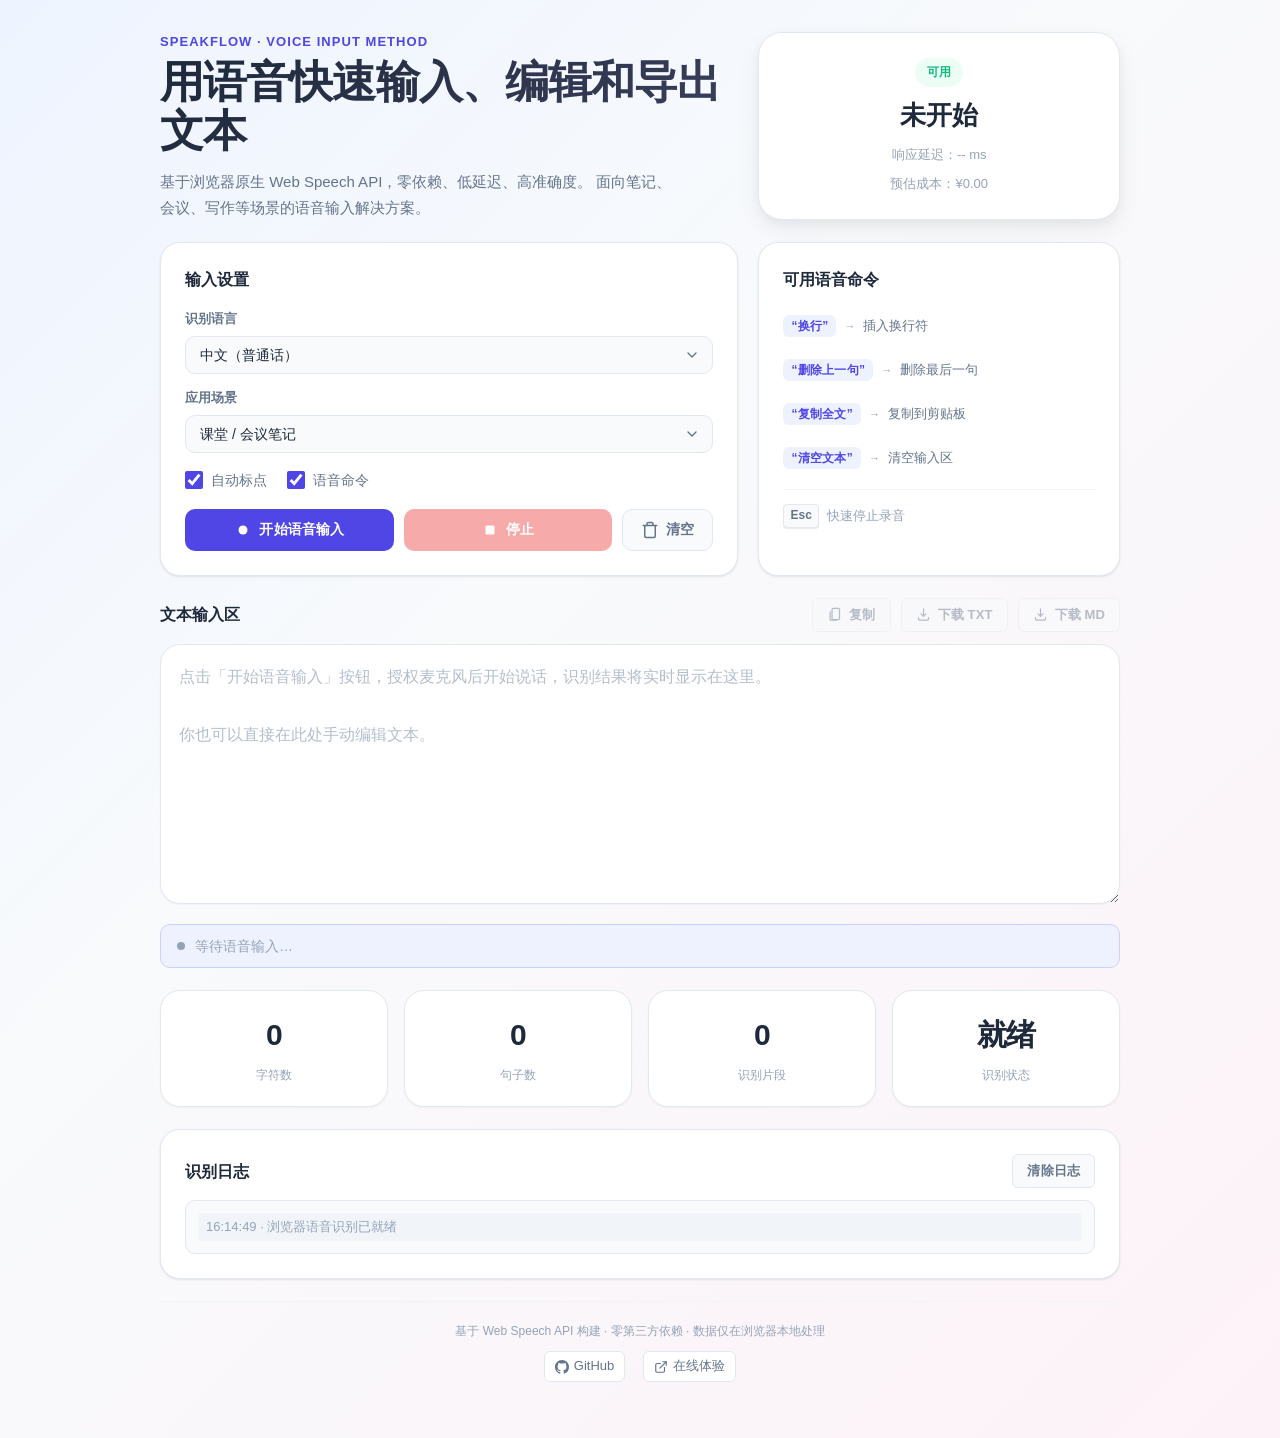
<file: index.html>
<!DOCTYPE html>
<html lang="zh-CN">
<head>
    <meta charset="UTF-8">
    <meta name="viewport" content="width=device-width, initial-scale=1.0">
    <title>SpeakFlow — AI 语音输入工具</title>
    <link rel="stylesheet" href="style.css">
</head>
<body>
    <div class="app-shell">
        <section class="hero">
            <div class="hero-content">
                <p class="eyebrow">SpeakFlow · Voice Input Method</p>
                <h1>用语音快速输入、编辑和导出文本</h1>
                <p class="subtitle">
                    基于浏览器原生 Web Speech API，零依赖、低延迟、高准确度。
                    面向笔记、会议、写作等场景的语音输入解决方案。
                </p>
            </div>
            <div class="status-card" aria-live="polite">
                <span id="supportBadge" class="badge badge-checking">检测中…</span>
                <strong id="listeningStatus">未开始</strong>
                <small id="latencyText">响应延迟：-- ms</small>
                <small id="costText">预估成本：¥0.00</small>
            </div>
        </section>

        <section class="control-grid">
            <div class="panel panel-settings">
                <h2>输入设置</h2>

                <div class="setting-group">
                    <label for="languageSelect">
                        <span class="setting-label">识别语言</span>
                    </label>
                    <select id="languageSelect">
                        <option value="zh-CN">中文（普通话）</option>
                        <option value="en-US">English (US)</option>
                        <option value="ja-JP">日本語</option>
                        <option value="ko-KR">한국어</option>
                        <option value="zh-HK">粤语（香港）</option>
                    </select>
                </div>

                <div class="setting-group">
                    <label for="modeSelect">
                        <span class="setting-label">应用场景</span>
                    </label>
                    <select id="modeSelect">
                        <option value="note">课堂 / 会议笔记</option>
                        <option value="chat">聊天短句</option>
                        <option value="academic">学术写作草稿</option>
                    </select>
                </div>

                <div class="toggle-row">
                    <label class="toggle-label">
                        <input type="checkbox" id="autoPunctuation" checked>
                        <span class="toggle-text">自动标点</span>
                    </label>
                    <label class="toggle-label">
                        <input type="checkbox" id="voiceCommands" checked>
                        <span class="toggle-text">语音命令</span>
                    </label>
                </div>

                <div class="button-row">
                    <button id="startBtn" class="btn btn-primary">
                        <svg class="btn-icon" viewBox="0 0 24 24" fill="none">
                            <circle cx="12" cy="12" r="6" fill="currentColor"/>
                        </svg>
                        开始语音输入
                    </button>
                    <button id="stopBtn" class="btn btn-danger" disabled>
                        <svg class="btn-icon" viewBox="0 0 24 24" fill="none">
                            <rect x="6" y="6" width="12" height="12" rx="2" fill="currentColor"/>
                        </svg>
                        停止
                    </button>
                    <button id="clearBtn" class="btn btn-outline">
                        <svg class="btn-icon" viewBox="0 0 24 24" fill="none">
                            <path d="M3 6h18M8 6V4a2 2 0 0 1 2-2h4a2 2 0 0 1 2 2v2m3 0v14a2 2 0 0 1-2 2H7a2 2 0 0 1-2-2V6h14" stroke="currentColor" stroke-width="2" stroke-linecap="round" stroke-linejoin="round"/>
                        </svg>
                        清空
                    </button>
                </div>
            </div>

            <div class="panel panel-commands">
                <h2>可用语音命令</h2>
                <ul class="command-list">
                    <li>
                        <span class="command-keyword">“换行”</span>
                        <span class="command-arrow">→</span>
                        <span class="command-desc">插入换行符</span>
                    </li>
                    <li>
                        <span class="command-keyword">“删除上一句”</span>
                        <span class="command-arrow">→</span>
                        <span class="command-desc">删除最后一句</span>
                    </li>
                    <li>
                        <span class="command-keyword">“复制全文”</span>
                        <span class="command-arrow">→</span>
                        <span class="command-desc">复制到剪贴板</span>
                    </li>
                    <li>
                        <span class="command-keyword">“清空文本”</span>
                        <span class="command-arrow">→</span>
                        <span class="command-desc">清空输入区</span>
                    </li>
                </ul>
                <div class="shortcut-hint">
                    <kbd>Esc</kbd>
                    <span>快速停止录音</span>
                </div>
            </div>
        </section>

        <div class="restore-banner" id="restoreBanner">
            <span class="restore-banner-text">检测到上次未完成的编辑记录</span>
            <button id="restoreBtn" class="btn btn-outline-sm">恢复内容</button>
            <button id="discardSavedBtn" class="btn btn-outline-sm">丢弃</button>
        </div>

        <section class="editor-section">
            <div class="editor-header">
                <h2>文本输入区</h2>
                <div class="button-row compact">
                    <button id="copyBtn" class="btn btn-outline-sm" disabled>
                        <svg class="btn-icon-sm" viewBox="0 0 24 24" fill="none">
                            <rect x="8" y="2" width="12" height="18" rx="2" stroke="currentColor" stroke-width="2"/>
                            <path d="M4 7H6V20H16V22H6C4.9 22 4 21.1 4 20V7Z" fill="currentColor"/>
                        </svg>
                        复制
                    </button>
                    <button id="downloadBtn" class="btn btn-outline-sm" disabled>
                        <svg class="btn-icon-sm" viewBox="0 0 24 24" fill="none">
                            <path d="M12 3v12m0 0l-4-4m4 4l4-4M4 17v2a2 2 0 0 0 2 2h12a2 2 0 0 0 2-2v-2" stroke="currentColor" stroke-width="2" stroke-linecap="round" stroke-linejoin="round"/>
                        </svg>
                        下载 TXT
                    </button>
                    <button id="downloadMdBtn" class="btn btn-outline-sm" disabled>
                        <svg class="btn-icon-sm" viewBox="0 0 24 24" fill="none">
                            <path d="M12 3v12m0 0l-4-4m4 4l4-4M4 17v2a2 2 0 0 0 2 2h12a2 2 0 0 0 2-2v-2" stroke="currentColor" stroke-width="2" stroke-linecap="round" stroke-linejoin="round"/>
                        </svg>
                        下载 MD
                    </button>
                </div>
            </div>

            <textarea
                id="editor"
                placeholder="点击「开始语音输入」按钮，授权麦克风后开始说话，识别结果将实时显示在这里。&#10;&#10;你也可以直接在此处手动编辑文本。"
            ></textarea>

            <div class="interim-bar" id="interimBar">
                <div class="interim-pulse"></div>
                <span id="interimText">等待语音输入…</span>
            </div>

            <div class="toast" id="toast">已复制到剪贴板</div>
        </section>

        <section class="metrics-grid">
            <article class="metric-card">
                <span class="metric-value" id="wordCount">0</span>
                <small class="metric-label">字符数</small>
            </article>
            <article class="metric-card">
                <span class="metric-value" id="sentenceCount">0</span>
                <small class="metric-label">句子数</small>
            </article>
            <article class="metric-card">
                <span class="metric-value" id="sessionCount">0</span>
                <small class="metric-label">识别片段</small>
            </article>
            <article class="metric-card">
                <span class="metric-value" id="accuracyHint">--</span>
                <small class="metric-label">识别状态</small>
            </article>
        </section>

        <section class="panel log-panel">
            <div class="log-header">
                <h2>识别日志</h2>
                <button id="clearLogBtn" class="btn btn-outline-sm">清除日志</button>
            </div>
            <ol id="logList" class="log-list"></ol>
        </section>

        <footer class="footer">
            <p>基于 Web Speech API 构建 · 零第三方依赖 · 数据仅在浏览器本地处理</p>
            <p class="footer-links">
                <a href="https://github.com/shiyue105/Speakflow" target="_blank" rel="noopener noreferrer" class="footer-link">
                    <svg class="footer-link-icon" viewBox="0 0 24 24" fill="currentColor">
                        <path d="M12 0C5.37 0 0 5.37 0 12c0 5.31 3.435 9.795 8.205 11.385.6.105.825-.255.825-.57 0-.285-.015-1.23-.015-2.235-3.015.555-3.795-.735-4.035-1.41-.135-.345-.72-1.41-1.23-1.695-.42-.225-1.02-.78-.015-.795.945-.015 1.62.87 1.845 1.23 1.08 1.815 2.805 1.305 3.495.99.105-.78.42-1.305.765-1.605-2.67-.3-5.46-1.335-5.46-5.925 0-1.305.465-2.385 1.23-3.225-.12-.3-.54-1.53.12-3.18 0 0 1.005-.315 3.3 1.23.96-.27 1.98-.405 3-.405s2.04.135 3 .405c2.295-1.56 3.3-1.23 3.3-1.23.66 1.65.24 2.88.12 3.18.765.84 1.23 1.905 1.23 3.225 0 4.605-2.805 5.625-5.475 5.925.435.375.81 1.095.81 2.22 0 1.605-.015 2.895-.015 3.3 0 .315.225.69.825.57A12.02 12.02 0 0 0 24 12c0-6.63-5.37-12-12-12z"/>
                    </svg>
                    GitHub
                </a>
                <a href="https://shiyue105.github.io/Speakflow/" target="_blank" rel="noopener noreferrer" class="footer-link">
                    <svg class="footer-link-icon" viewBox="0 0 24 24" fill="none" stroke="currentColor" stroke-width="2" stroke-linecap="round" stroke-linejoin="round">
                        <path d="M18 13v6a2 2 0 0 1-2 2H5a2 2 0 0 1-2-2V8a2 2 0 0 1 2-2h6"/>
                        <polyline points="15 3 21 3 21 9"/>
                        <line x1="10" y1="14" x2="21" y2="3"/>
                    </svg>
                    在线体验
                </a>
            </p>
        </footer>
    </div>

    <script src="script.js"></script>
</body>
</html>
</file>
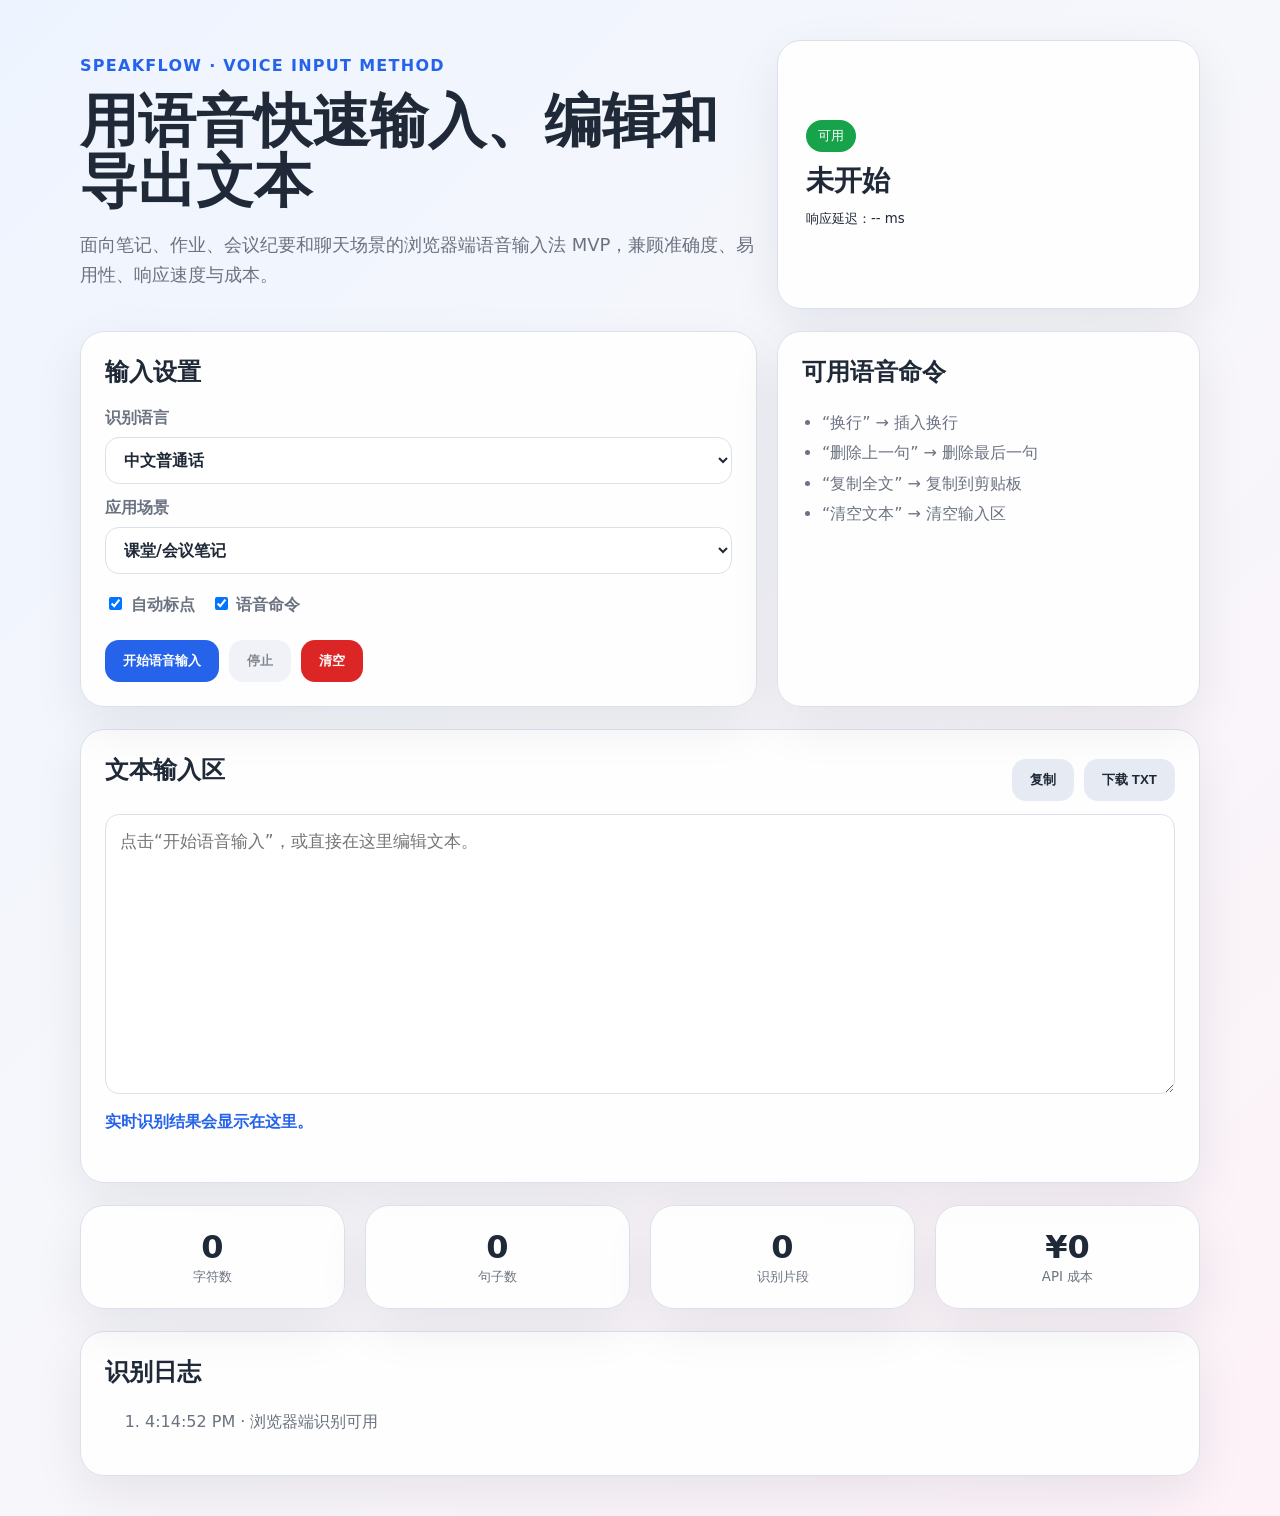
<file: Speakflow/index.html>
<!doctype html>
<html lang="zh-CN">
<head>
  <meta charset="UTF-8" />
  <meta name="viewport" content="width=device-width, initial-scale=1.0" />
  <title>SpeakFlow 语音输入法</title>
  <link rel="stylesheet" href="src/styles.css" />
</head>
<body>
  <main class="app-shell">
    <section class="hero">
      <div>
        <p class="eyebrow">SpeakFlow · Voice Input Method</p>
        <h1>用语音快速输入、编辑和导出文本</h1>
        <p class="subtitle">面向笔记、作业、会议纪要和聊天场景的浏览器端语音输入法 MVP，兼顾准确度、易用性、响应速度与成本。</p>
      </div>
      <div class="status-card" aria-live="polite">
        <span id="supportBadge" class="badge">检测中</span>
        <strong id="listeningStatus">未开始</strong>
        <small id="latencyText">响应延迟：-- ms</small>
      </div>
    </section>

    <section class="control-grid">
      <div class="panel">
        <h2>输入设置</h2>
        <label>
          识别语言
          <select id="languageSelect">
            <option value="zh-CN">中文普通话</option>
            <option value="en-US">English</option>
          </select>
        </label>
        <label>
          应用场景
          <select id="modeSelect">
            <option value="note">课堂/会议笔记</option>
            <option value="chat">聊天短句</option>
            <option value="academic">学术写作草稿</option>
          </select>
        </label>
        <div class="toggle-row">
          <label><input type="checkbox" id="autoPunctuation" checked /> 自动标点</label>
          <label><input type="checkbox" id="voiceCommands" checked /> 语音命令</label>
        </div>
        <div class="button-row">
          <button id="startBtn" class="primary">开始语音输入</button>
          <button id="stopBtn">停止</button>
          <button id="clearBtn" class="danger">清空</button>
        </div>
      </div>

      <div class="panel tips">
        <h2>可用语音命令</h2>
        <ul>
          <li>“换行” → 插入换行</li>
          <li>“删除上一句” → 删除最后一句</li>
          <li>“复制全文” → 复制到剪贴板</li>
          <li>“清空文本” → 清空输入区</li>
        </ul>
      </div>
    </section>

    <section class="editor-section">
      <div class="editor-header">
        <h2>文本输入区</h2>
        <div class="button-row compact">
          <button id="copyBtn">复制</button>
          <button id="downloadBtn">下载 TXT</button>
        </div>
      </div>
      <textarea id="editor" placeholder="点击“开始语音输入”，或直接在这里编辑文本。"></textarea>
      <div class="interim" id="interimText">实时识别结果会显示在这里。</div>
    </section>

    <section class="metrics-grid">
      <article class="metric"><span id="wordCount">0</span><small>字符数</small></article>
      <article class="metric"><span id="sentenceCount">0</span><small>句子数</small></article>
      <article class="metric"><span id="sessionCount">0</span><small>识别片段</small></article>
      <article class="metric"><span id="costText">¥0</span><small>API 成本</small></article>
    </section>

    <section class="panel log-panel">
      <h2>识别日志</h2>
      <ol id="logList"></ol>
    </section>
  </main>

  <script src="src/app.js"></script>
</body>
</html>
</file>
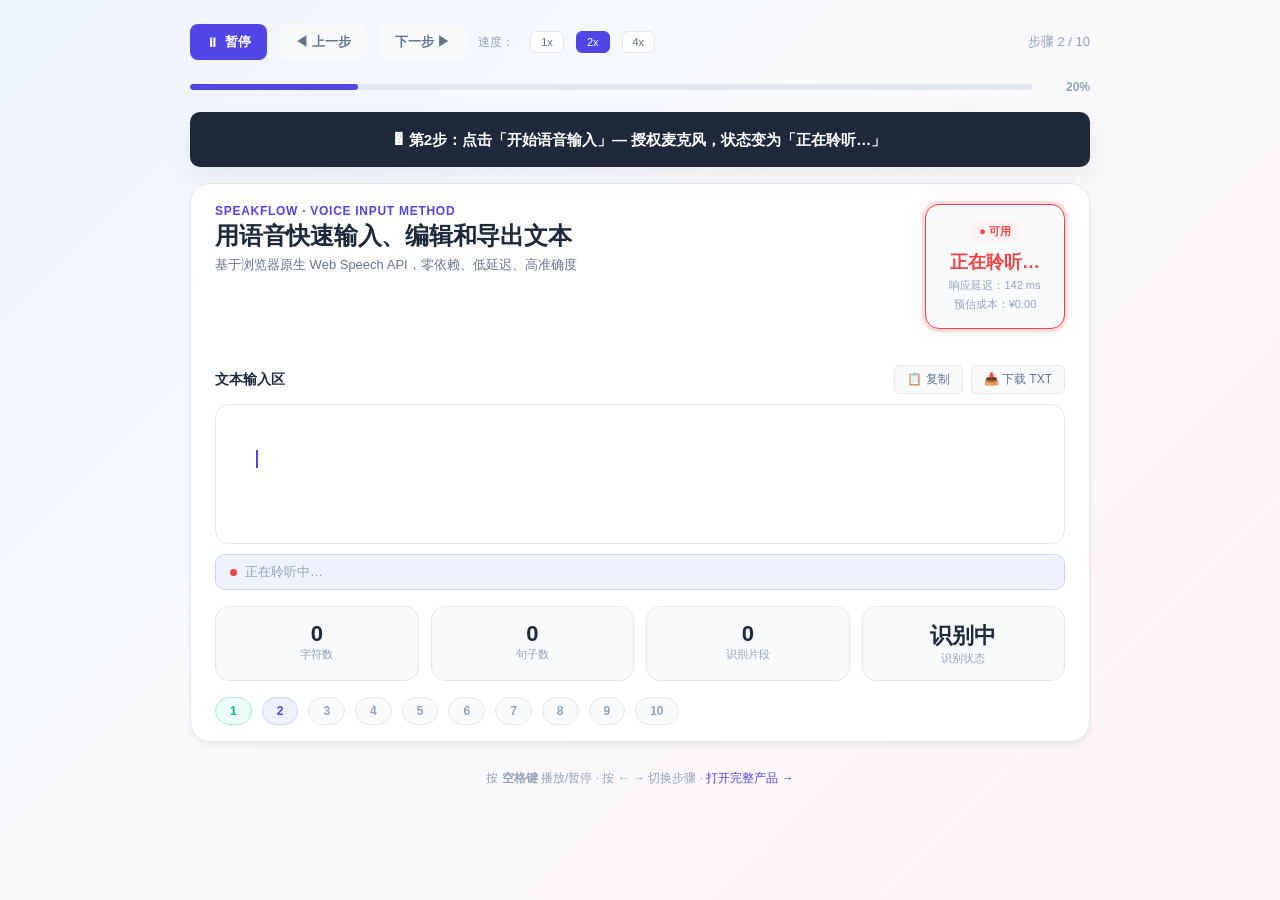
<file: demo.html>
<!DOCTYPE html>
<html lang="zh-CN">
<head>
<meta charset="UTF-8">
<meta name="viewport" content="width=device-width, initial-scale=1.0">
<title>SpeakFlow Demo</title>
<style>
*,*::before,*::after{margin:0;padding:0;box-sizing:border-box}
:root{
--primary:#4F46E5;--primary-light:#EEF2FF;--danger:#EF4444;--danger-light:#FEF2F2;
--success:#10B981;--success-light:#ECFDF5;--bg:#F8FAFC;--surface:#fff;
--border:#E2E8F0;--text:#1E293B;--text-secondary:#64748B;--text-muted:#94A3B8;
--shadow:0 4px 6px rgba(0,0,0,.05);--shadow-md:0 10px 25px rgba(0,0,0,.06);
--radius-sm:10px;--radius:14px;--radius-lg:20px;
}
body{
font-family:-apple-system,BlinkMacSystemFont,"Segoe UI",Roboto,"Noto Sans SC","Microsoft YaHei",sans-serif;
background:linear-gradient(135deg,#EEF4FF 0%,#F8FAFC 40%,#FDF2F8 100%);
min-height:100vh;color:var(--text);overflow-x:hidden;
}
.demo-shell{width:min(900px,calc(100% - 32px));margin:0 auto;padding:24px 0 40px}

/* Progress bar */
.progress-wrap{display:flex;align-items:center;gap:10px;margin-bottom:18px}
.progress-bar{flex:1;height:6px;background:var(--border);border-radius:3px;overflow:hidden}
.progress-fill{height:100%;background:var(--primary);border-radius:3px;transition:width .4s ease;width:0}
.progress-text{font-size:12px;font-weight:700;color:var(--text-muted);min-width:48px;text-align:right}

/* Control bar */
.control-bar{display:flex;align-items:center;gap:12px;margin-bottom:20px;flex-wrap:wrap}
.control-bar .btn{display:inline-flex;align-items:center;gap:6px;padding:9px 16px;border:none;
border-radius:8px;font-size:13px;font-weight:600;cursor:pointer;font-family:inherit}
.btn-play{background:var(--primary);color:#fff}
.btn-play:hover{background:#4338CA}
.btn-outline{background:var(--bg);color:var(--text-secondary);border:1px solid var(--border)}
.btn-outline:hover{background:var(--primary-light);color:var(--primary)}
.speed-label{font-size:12px;color:var(--text-muted);margin-right:4px}
.speed-btn{padding:4px 10px;font-size:11px;border:1px solid var(--border);border-radius:6px;
background:var(--surface);color:var(--text-secondary);cursor:pointer;font-family:inherit}
.speed-btn.active{background:var(--primary);color:#fff;border-color:var(--primary)}
.step-indicator{font-size:13px;color:var(--text-muted);margin-left:auto}

/* Caption banner */
.caption{background:var(--text);color:#fff;padding:14px 20px;border-radius:var(--radius-sm);
margin-bottom:16px;font-size:15px;font-weight:600;line-height:1.5;text-align:center;
animation:fadeInUp .4s ease;box-shadow:var(--shadow-md);position:relative}
.caption .emoji{font-size:18px;margin-right:6px}
@keyframes fadeInUp{from{opacity:0;transform:translateY(10px)}to{opacity:1;transform:translateY(0)}}

/* Product UI mockup */
.product-ui{background:var(--surface);border:1px solid var(--border);border-radius:var(--radius-lg);
box-shadow:var(--shadow);overflow:hidden;margin-bottom:16px}

/* Hero area */
.hero-row{display:flex;align-items:stretch;gap:16px;padding:20px 24px;border-bottom:1px solid var(--border-light)}
.hero-text{flex:1}
.eyebrow{color:var(--primary);font-size:12px;font-weight:700;letter-spacing:.06em;text-transform:uppercase;margin-bottom:2px}
.hero-title{font-size:24px;font-weight:800;letter-spacing:-.01em;margin-bottom:4px}
.hero-sub{font-size:13px;color:var(--text-secondary)}
.status-box{background:var(--bg);border:1px solid var(--border);border-radius:var(--radius);
padding:16px 20px;text-align:center;min-width:140px;display:flex;flex-direction:column;gap:4px;justify-content:center}
.badge-dot{display:inline-flex;align-items:center;gap:4px;padding:3px 10px;border-radius:99px;
font-size:11px;font-weight:700;background:var(--success-light);color:var(--success);margin:0 auto 4px}
.status-text{font-size:18px;font-weight:700}
.status-sub{font-size:11px;color:var(--text-muted)}

/* Editor */
.editor-area{padding:16px 24px}
.editor-bar{display:flex;align-items:center;justify-content:space-between;margin-bottom:10px}
.editor-bar h3{font-size:14px;font-weight:700}
.editor-actions{display:flex;gap:8px}
.editor-actions button{padding:5px 12px;border:1px solid var(--border);border-radius:6px;
background:var(--bg);font-size:12px;cursor:pointer;font-family:inherit;color:var(--text-secondary)}
.editor-actions button.active-btn{background:var(--success-light);color:var(--success);border-color:#A7F3D0}
.fake-editor{width:100%;min-height:140px;padding:14px;border:1px solid var(--border);
border-radius:var(--radius);font-size:15px;line-height:1.8;color:var(--text);background:var(--surface);
white-space:pre-wrap;font-family:inherit;position:relative;overflow:hidden}
.fake-editor .text-content{position:relative;z-index:1}
.fake-editor .cursor{display:inline-block;width:2px;height:18px;background:var(--primary);
vertical-align:text-bottom;animation:blink .8s step-end infinite;margin-left:1px}
.fake-editor .highlight{background:#FEF08A;border-radius:2px;padding:0 2px;animation:highlightPulse 1s ease}
@keyframes blink{50%{opacity:0}}
@keyframes highlightPulse{0%,100%{background:#FEF08A}50%{background:#FDE68A}}

.interim-row{display:flex;align-items:center;gap:8px;margin-top:10px;padding:8px 14px;
background:var(--primary-light);border:1px solid #C7D2FE;border-radius:var(--radius-sm)}
.pulse-dot{width:7px;height:7px;border-radius:50%;background:var(--primary)}
.pulse-dot.active{background:var(--danger);animation:dotPulse 1.2s ease-in-out infinite}
@keyframes dotPulse{0%,100%{opacity:1;transform:scale(1)}50%{opacity:.4;transform:scale(1.5)}}
.interim-row span{font-size:13px;color:var(--text-muted)}

/* Metrics */
.metrics-row{display:grid;grid-template-columns:repeat(4,1fr);gap:12px;padding:0 24px 16px}
.metric-card{background:var(--bg);border:1px solid var(--border);border-radius:var(--radius);
padding:14px;text-align:center}
.metric-val{font-size:22px;font-weight:800}.metric-lbl{font-size:11px;color:var(--text-muted)}

/* Step list */
.step-list{display:flex;gap:10px;flex-wrap:wrap;padding:0 24px 16px}
.step-chip{padding:6px 14px;border-radius:99px;font-size:12px;font-weight:600;
background:var(--bg);color:var(--text-muted);border:1px solid var(--border);transition:all .3s}
.step-chip.done{background:var(--success-light);color:var(--success);border-color:#A7F3D0}
.step-chip.current{background:var(--primary-light);color:var(--primary);border-color:#C7D2FE}

/* Footer */
.demo-footer{text-align:center;padding:12px;font-size:12px;color:var(--text-muted)}
.demo-footer a{color:var(--primary);text-decoration:none}

/* Recording pulse ring on status box */
.recording-ring{border-color:var(--danger)!important;
box-shadow:0 0 0 3px rgba(239,68,68,.15),0 0 20px rgba(239,68,68,.1)!important}
.recording-ring .badge-dot{background:var(--danger-light)!important;color:var(--danger)!important}
.recording-ring .status-text{color:var(--danger)!important;animation:statusPulse 1.5s ease-in-out infinite}
@keyframes statusPulse{0%,100%{opacity:1}50%{opacity:.6}}

@media(max-width:600px){
.hero-row{flex-direction:column;text-align:center}.hero-title{font-size:20px}
.metrics-row{grid-template-columns:repeat(2,1fr)}.control-bar{flex-wrap:wrap}
}
</style>
</head>
<body>
<div class="demo-shell">

<div class="control-bar">
  <button class="btn btn-play" id="playBtn" onclick="togglePlay()">
    <span id="playIcon">▶</span> <span id="playLabel">播放</span>
  </button>
  <button class="btn btn-outline" onclick="prevStep()">◀ 上一步</button>
  <button class="btn btn-outline" onclick="nextStep()">下一步 ▶</button>
  <span class="speed-label">速度：</span>
  <button class="speed-btn" onclick="setSpeed(0)" id="sp0">1x</button>
  <button class="speed-btn active" onclick="setSpeed(1)" id="sp1">2x</button>
  <button class="speed-btn" onclick="setSpeed(2)" id="sp2">4x</button>
  <span class="step-indicator" id="stepIndicator">步骤 1 / 10</span>
</div>

<div class="progress-wrap">
  <div class="progress-bar"><div class="progress-fill" id="progressFill"></div></div>
  <span class="progress-text" id="progressText">0%</span>
</div>

<div class="caption" id="caption">
  <span class="emoji">🎤</span> SpeakFlow — AI 语音输入工具 · 产品功能演示
</div>

<div class="product-ui">
  <div class="hero-row">
    <div class="hero-text">
      <div class="eyebrow">SpeakFlow · Voice Input Method</div>
      <div class="hero-title">用语音快速输入、编辑和导出文本</div>
      <div class="hero-sub">基于浏览器原生 Web Speech API，零依赖、低延迟、高准确度</div>
    </div>
    <div class="status-box" id="statusBox">
      <div class="badge-dot">● 可用</div>
      <div class="status-text" id="statusText">未开始</div>
      <div class="status-sub">响应延迟：-- ms</div>
      <div class="status-sub">预估成本：¥0.00</div>
    </div>
  </div>

  <div class="editor-area">
    <div class="editor-bar">
      <h3>文本输入区</h3>
      <div class="editor-actions">
        <button id="copyBtnMock">📋 复制</button>
        <button id="mdBtnMock">📥 下载 TXT</button>
      </div>
    </div>
    <div class="fake-editor" id="fakeEditor">
      <span class="text-content" id="editorContent"></span><span class="cursor" id="cursor"></span>
    </div>
    <div class="interim-row">
      <div class="pulse-dot" id="pulseDot"></div>
      <span id="interimContent">等待语音输入…</span>
    </div>
  </div>

  <div class="metrics-row">
    <div class="metric-card"><div class="metric-val" id="mChars">0</div><div class="metric-lbl">字符数</div></div>
    <div class="metric-card"><div class="metric-val" id="mSentences">0</div><div class="metric-lbl">句子数</div></div>
    <div class="metric-card"><div class="metric-val" id="mSessions">0</div><div class="metric-lbl">识别片段</div></div>
    <div class="metric-card"><div class="metric-val" id="mStatus">就绪</div><div class="metric-lbl">识别状态</div></div>
  </div>

  <div class="step-list" id="stepChips"></div>
</div>

<div class="demo-footer">
  按 <strong>空格键</strong> 播放/暂停 · 按 <strong>← →</strong> 切换步骤 · 
  <a href="index.html" target="_blank">打开完整产品 →</a>
</div>

</div>

<script>
var steps = [
  {
    caption:'🎤 第1步：浏览器兼容性检测 — 打开页面，自动识别是否支持语音功能',
    action:function(){resetAll();updateStatusBox(true,'未开始','-- ms')},
    editorText:'',interim:'等待语音输入…',metrics:[0,0,0,'就绪'],pulse:false
  },
  {
    caption:'🎙️ 第2步：点击「开始语音输入」— 授权麦克风，状态变为「正在聆听…」',
    action:function(){updateStatusBox(true,'正在聆听…','142 ms','recording')},
    editorText:'',interim:'正在聆听中…',metrics:[0,0,0,'识别中'],pulse:true
  },
  {
    caption:'📝 第3步：实时语音识别 — 说出内容，结果实时显示在编辑区',
    action:function(){updateStatusBox(true,'正在聆听…','218 ms','recording')},
    editorText:'今天我们讨论语音输入法产品的核心功能',
    interim:'今天我们讨论语音输入法产品的核心功能',
    metrics:[16,0,1,'识别中'],pulse:true
  },
  {
    caption:'✨ 第4步：自动标点 — 口述「句号」「逗号」等自动转换为标点符号',
    action:function(){updateStatusBox(true,'正在聆听…','196 ms','recording')},
    editorText:'今天我们讨论语音输入法产品的核心功能。第一点，提高文本输入效率；第二点，降低使用成本。',
    interim:'第一点，提高文本输入效率；第二点...',
    metrics:[38,2,3,'识别中'],pulse:true
  },
  {
    caption:'⌨️ 第5步：语音命令 — 说「换行」插入换行，说「删除上一句」删除文本',
    action:function(){updateStatusBox(true,'正在聆听…','251 ms','recording')},
    editorText:'今天我们讨论语音输入法产品的核心功能。\n第一点，提高文本输入效率；第二点，降低使用成本。',
    interim:'第二点，降低使用成本',
    metrics:[38,2,5,'识别中'],pulse:true
  },
  {
    caption:'🌐 第6步：多语言支持 — 切换 English/日本語/한국어/粤语，识别不同语言',
    action:function(){updateStatusBox(true,'正在聆听…','173 ms','recording')},
    editorText:'今天我们讨论语音输入法产品的核心功能。\n第一点，提高文本输入效率；第二点，降低使用成本。\nThis is SpeakFlow voice input demo.',
    interim:'This is SpeakFlow voice input demo.',
    metrics:[55,3,6,'识别中'],pulse:true
  },
  {
    caption:'📋 第7步：复制全文 — 点击复制按钮或说「复制全文」，一键复制到剪贴板',
    action:function(){updateStatusBox(false,'已停止','-- ms');flashButton('copyBtnMock','已复制 ✓')},
    editorText:'今天我们讨论语音输入法产品的核心功能。\n第一点，提高文本输入效率；第二点，降低使用成本。\nThis is SpeakFlow voice input demo.',
    interim:'等待语音输入…',metrics:[55,3,6,'就绪'],pulse:false
  },
  {
    caption:'📥 第8步：下载导出 — 支持 TXT 和 Markdown 两种格式导出',
    action:function(){flashButton('mdBtnMock','已下载 ✓')},
    editorText:'今天我们讨论语音输入法产品的核心功能。\n第一点，提高文本输入效率；第二点，降低使用成本。\nThis is SpeakFlow voice input demo.',
    interim:'等待语音输入…',metrics:[55,3,6,'就绪'],pulse:false
  },
  {
    caption:'📊 第9步：实时统计 — 字符数、句子数、识别片段、响应延迟一目了然',
    action:function(){},
    editorText:'今天我们讨论语音输入法产品的核心功能。\n第一点，提高文本输入效率；第二点，降低使用成本。\nThis is SpeakFlow voice input demo.',
    interim:'等待语音输入…',metrics:[55,3,6,'就绪'],pulse:false
  },
  {
    caption:'🚀 第10步：零依赖架构 — 纯 HTML/CSS/JS，零成本，浏览器即开即用',
    action:function(){},
    editorText:'今天我们讨论语音输入法产品的核心功能。\n第一点，提高文本输入效率；第二点，降低使用成本。\nThis is SpeakFlow voice input demo.',
    interim:'等待语音输入…',metrics:[55,3,6,'就绪'],pulse:false
  }
];

var currentStep = 0;
var playing = false;
var speed = 1;
var timer = null;
var speedDelays = [4000,2000,800];

function init(){
  buildChips();renderStep(0);
  document.addEventListener('keydown',function(e){
    if(e.key===' '){e.preventDefault();togglePlay()}
    if(e.key==='ArrowRight'){e.preventDefault();nextStep()}
    if(e.key==='ArrowLeft'){e.preventDefault();prevStep()}
  });
}
function buildChips(){
  var chips=document.getElementById('stepChips');
  for(var i=0;i<steps.length;i++){
    var chip=document.createElement('span');
    chip.className='step-chip';chip.id='chip'+i;chip.textContent=(i+1);
    chip.onclick=(function(idx){return function(){goToStep(idx)}})(i);
    chips.appendChild(chip);
  }
}
function renderStep(idx){
  currentStep=idx;
  var s=steps[idx];
  document.getElementById('caption').innerHTML='<span class="emoji">'+
    s.caption.split(' ')[0].replace(/[🎤🎙️📝✨⌨️🌐📋📥📊🚀]/,'')+'</span>'+s.caption.replace(/^[^\s]+\s/,'');
  document.getElementById('caption').style.animation='none';
  document.getElementById('caption').offsetHeight;
  document.getElementById('caption').style.animation='fadeInUp .4s ease';

  document.getElementById('editorContent').innerHTML=escapeHtml(s.editorText);
  document.getElementById('interimContent').textContent=s.interim;
  document.getElementById('mChars').textContent=s.metrics[0];
  document.getElementById('mSentences').textContent=s.metrics[1];
  document.getElementById('mSessions').textContent=s.metrics[2];
  document.getElementById('mStatus').textContent=s.metrics[3];

  var dot=document.getElementById('pulseDot');
  if(s.pulse){dot.classList.add('active')}else{dot.classList.remove('active')}

  if(s.action)s.action();

  document.getElementById('stepIndicator').textContent='步骤 '+(idx+1)+' / '+steps.length;
  document.getElementById('progressFill').style.width=(((idx+1)/steps.length)*100)+'%';
  document.getElementById('progressText').textContent=Math.round(((idx+1)/steps.length)*100)+'%';

  updateChips();
}
function escapeHtml(t){return t.replace(/&/g,'&amp;').replace(/</g,'&lt;').replace(/>/g,'&gt;').replace(/\n/g,'<br>')}
function updateStatusBox(supported,statusText,latency,recording){
  var box=document.getElementById('statusBox');
  var badge=box.querySelector('.badge-dot');
  var st=document.getElementById('statusText');
  var subs=box.querySelectorAll('.status-sub');
  if(supported){badge.textContent='● 可用';badge.style.background='var(--success-light)';badge.style.color='var(--success)'}
  else{badge.textContent='● 不可用';badge.style.background='var(--danger-light)';badge.style.color='var(--danger)'}
  st.textContent=statusText;
  subs[0].textContent='响应延迟：'+latency;
  if(recording==='recording'){box.classList.add('recording-ring')}else{box.classList.remove('recording-ring')}
}
function flashButton(id,text){
  var btn=document.getElementById(id);var orig=btn.textContent;
  btn.textContent=text;btn.classList.add('active-btn');
  setTimeout(function(){btn.textContent=orig;btn.classList.remove('active-btn')},1500);
}
function resetAll(){
  document.getElementById('statusBox').classList.remove('recording-ring');
  document.getElementById('copyBtnMock').classList.remove('active-btn');
  document.getElementById('copyBtnMock').textContent='📋 复制';
  document.getElementById('mdBtnMock').classList.remove('active-btn');
  document.getElementById('mdBtnMock').textContent='📥 下载 TXT';
  document.getElementById('editorContent').innerHTML='';
  document.getElementById('pulseDot').classList.remove('active');
}
function updateChips(){
  for(var i=0;i<steps.length;i++){
    var c=document.getElementById('chip'+i);
    c.className='step-chip';
    if(i<currentStep)c.classList.add('done');
    if(i===currentStep)c.classList.add('current');
  }
}
function nextStep(){
  if(currentStep<steps.length-1){renderStep(currentStep+1)}else{stopPlay()}
}
function prevStep(){
  if(currentStep>0){renderStep(currentStep-1)}
}
function goToStep(idx){stopPlay();renderStep(idx)}
function togglePlay(){
  if(playing){stopPlay()}else{startPlay()}
}
function startPlay(){
  playing=true;
  document.getElementById('playIcon').textContent='⏸';
  document.getElementById('playLabel').textContent='暂停';
  autoAdvance();
}
function stopPlay(){
  playing=false;
  document.getElementById('playIcon').textContent='▶';
  document.getElementById('playLabel').textContent='播放';
  if(timer){clearTimeout(timer);timer=null}
}
function autoAdvance(){
  if(!playing)return;
  if(currentStep>=steps.length-1){stopPlay();return}
  renderStep(currentStep+1);
  timer=setTimeout(autoAdvance,speedDelays[speed]);
}
function setSpeed(s){
  speed=s;
  document.getElementById('sp0').classList.toggle('active',s===0);
  document.getElementById('sp1').classList.toggle('active',s===1);
  document.getElementById('sp2').classList.toggle('active',s===2);
  if(playing){if(timer)clearTimeout(timer);autoAdvance()}
}

init();
setTimeout(function(){startPlay()},800);
</script>
</body>
</html>
</file>
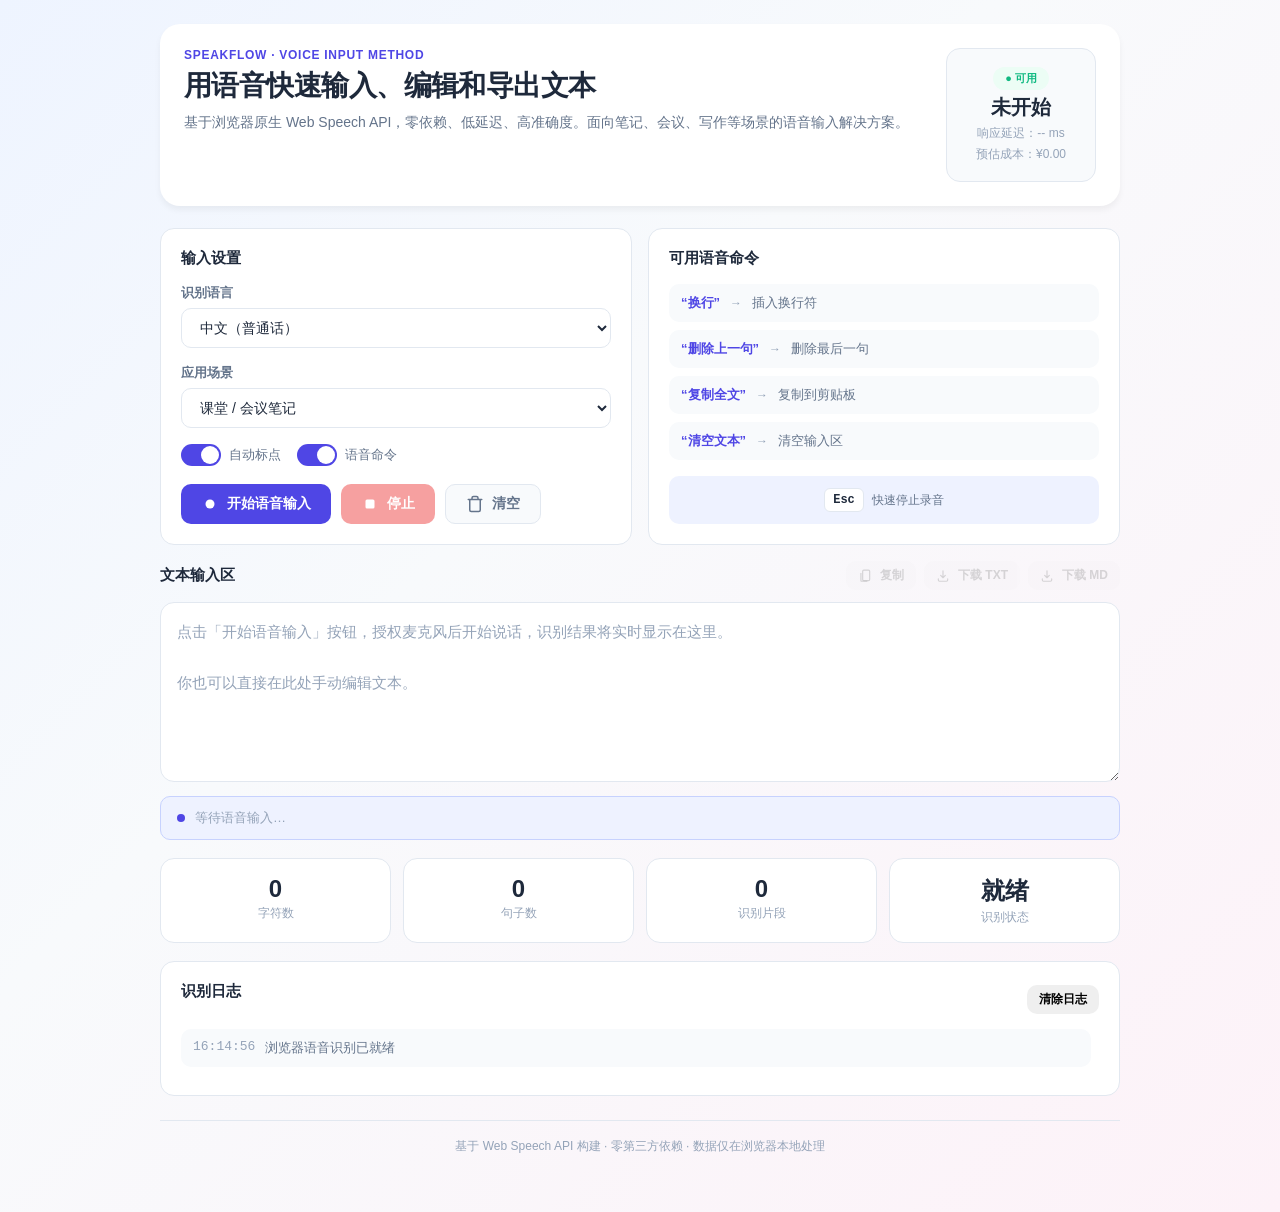
<file: standalone.html>
<!DOCTYPE html>
<html lang="zh-CN">
<head>
<meta charset="UTF-8">
<meta name="viewport" content="width=device-width, initial-scale=1.0">
<meta name="description" content="SpeakFlow - AI语音输入工具，基于浏览器原生Web Speech API，零依赖、低延迟、高准确度">
<meta name="keywords" content="语音输入,语音转文字,语音输入法,Speech to Text">
<title>SpeakFlow — AI 语音输入工具</title>
<style>
:root{--primary:#4F46E5;--primary-light:#EEF2FF;--danger:#EF4444;--danger-light:#FEF2F2;--success:#10B981;--success-light:#ECFDF5;--bg:#F8FAFC;--surface:#fff;--border:#E2E8F0;--text:#1E293B;--text-secondary:#64748B;--text-muted:#94A3B8;--shadow:0 4px 6px rgba(0,0,0,.05);--shadow-md:0 10px 25px rgba(0,0,0,.06);--radius-sm:10px;--radius:14px;--radius-lg:20px;--transition:.25s ease}
*{margin:0;padding:0;box-sizing:border-box}
body{font-family:-apple-system,BlinkMacSystemFont,"Segoe UI",Roboto,"Noto Sans SC","Microsoft YaHei",sans-serif;background:linear-gradient(135deg,#EEF4FF 0%,#F8FAFC 40%,#FDF2F8 100%);min-height:100vh;color:var(--text)}
.app-shell{width:min(960px,calc(100% - 32px));margin:0 auto;padding:24px 0 40px}
.hero{display:flex;align-items:stretch;gap:20px;margin-bottom:22px;padding:24px;border-radius:var(--radius-lg);background:var(--surface);box-shadow:var(--shadow)}
.hero-content{flex:1}.hero-content .eyebrow{font-size:12px;font-weight:700;color:var(--primary);letter-spacing:.06em;text-transform:uppercase;margin-bottom:6px}
.hero-content h1{font-size:28px;font-weight:800;letter-spacing:-.02em;margin-bottom:8px;line-height:1.25}
.hero-content .subtitle{font-size:14px;color:var(--text-secondary);line-height:1.6}
.status-card{background:var(--bg);border:1px solid var(--border);border-radius:var(--radius);padding:18px 22px;min-width:150px;display:flex;flex-direction:column;align-items:center;gap:4px}
.badge{display:inline-flex;align-items:center;gap:4px;padding:4px 12px;border-radius:99px;font-size:11px;font-weight:700}
.badge-checking{background:#FEF3C7;color:#D97706}
.badge-available{background:var(--success-light);color:var(--success)}
.badge-unavailable{background:var(--danger-light);color:var(--danger)}
.status-card strong{font-size:20px;font-weight:700;color:var(--text)}
.status-card small{font-size:12px;color:var(--text-muted)}
.control-grid{display:grid;grid-template-columns:1fr 1fr;gap:16px;margin-bottom:16px}
@media(max-width:800px){.control-grid{grid-template-columns:1fr}}
.panel{background:var(--surface);border:1px solid var(--border);border-radius:var(--radius);padding:20px}
.panel h2{font-size:15px;font-weight:700;margin-bottom:16px;color:var(--text)}
.setting-group{margin-bottom:16px}
.setting-label{display:block;font-size:13px;font-weight:600;color:var(--text-secondary);margin-bottom:6px}
.setting-group select{width:100%;padding:10px 14px;border:1px solid var(--border);border-radius:var(--radius-sm);background:var(--surface);font-size:14px;color:var(--text);font-family:inherit;cursor:pointer}
.toggle-row{display:flex;gap:16px;margin-bottom:18px}
.toggle-label{display:flex;align-items:center;gap:8px;cursor:pointer}
.toggle-label input[type="checkbox"]{width:40px;height:22px;-webkit-appearance:none;appearance:none;background:var(--border);border-radius:11px;position:relative;cursor:pointer}
.toggle-label input[type="checkbox"]::before{content:'';position:absolute;width:18px;height:18px;background:var(--surface);border-radius:50%;top:2px;left:2px;transition:var(--transition)}
.toggle-label input[type="checkbox"]:checked{background:var(--primary)}
.toggle-label input[type="checkbox"]:checked::before{left:20px}
.toggle-text{font-size:13px;font-weight:500;color:var(--text-secondary)}
.button-row{display:flex;gap:10px;flex-wrap:wrap}.button-row.compact{gap:8px}
.btn{display:inline-flex;align-items:center;gap:8px;padding:10px 20px;border:none;border-radius:var(--radius-sm);font-size:14px;font-weight:600;cursor:pointer;font-family:inherit;transition:var(--transition)}
.btn-primary{background:var(--primary);color:#fff}.btn-primary:hover{background:#4338CA}
.btn-danger{background:var(--danger);color:#fff}.btn-danger:hover{background:#DC2626}
.btn-outline{background:var(--bg);color:var(--text-secondary);border:1px solid var(--border)}.btn-outline:hover{background:var(--primary-light);color:var(--primary);border-color:var(--primary)}
.btn-outline-sm{padding:6px 12px;font-size:12px}
.btn-icon{width:18px;height:18px;flex-shrink:0}.btn-icon-sm{width:14px;height:14px}
.btn:disabled{opacity:.5;cursor:not-allowed}
.command-list{list-style:none}.command-list li{display:flex;align-items:center;gap:10px;padding:10px 12px;background:var(--bg);border-radius:var(--radius-sm);margin-bottom:8px}
.command-list li:last-child{margin-bottom:0}
.command-keyword{font-weight:700;color:var(--primary);font-size:13px}
.command-arrow{color:var(--text-muted);font-size:12px}
.command-desc{font-size:13px;color:var(--text-secondary)}
.shortcut-hint{display:flex;align-items:center;justify-content:center;gap:8px;padding:12px;background:var(--primary-light);border-radius:var(--radius-sm);margin-top:16px}
.shortcut-hint kbd{padding:4px 8px;background:var(--surface);border:1px solid var(--border);border-radius:6px;font-size:12px;font-weight:600;font-family:monospace;color:var(--text)}
.shortcut-hint span{font-size:12px;color:var(--text-secondary)}
.restore-banner{display:none;align-items:center;gap:12px;padding:12px 18px;background:#FFFBEB;border:1px solid #FCD34D;border-radius:var(--radius-sm);margin-bottom:12px;animation:slideDown .3s ease}
.restore-banner.visible{display:flex}
.restore-banner-text{flex:1;font-size:13px;font-weight:500;color:#92400E}
@keyframes slideDown{from{opacity:0;transform:translateY(-8px)}to{opacity:1;transform:translateY(0)}}
.editor-section{position:relative;margin-bottom:18px}
.editor-header{display:flex;align-items:center;justify-content:space-between;margin-bottom:12px}
.editor-header h2{font-size:15px;font-weight:700;color:var(--text)}
.editor-section textarea{width:100%;min-height:180px;padding:16px;border:1px solid var(--border);border-radius:var(--radius);font-size:15px;line-height:1.7;color:var(--text);background:var(--surface);font-family:inherit;resize:vertical;transition:var(--transition)}
.editor-section textarea:focus{outline:none;border-color:var(--primary)}
.editor-section textarea::placeholder{color:var(--text-muted)}
.interim-bar{display:flex;align-items:center;gap:10px;padding:12px 16px;background:var(--primary-light);border:1px solid #C7D2FE;border-radius:var(--radius-sm);margin-top:10px}
.interim-pulse{width:8px;height:8px;border-radius:50%;background:var(--primary);transition:var(--transition)}
.interim-pulse.recording{background:var(--danger);animation:pulse 1.2s ease-in-out infinite}
@keyframes pulse{0%,100%{opacity:1;transform:scale(1)}50%{opacity:.5;transform:scale(1.3)}}
.interim-bar span{font-size:13px;color:var(--text-muted)}
.toast{position:fixed;top:24px;left:50%;transform:translateX(-50%);padding:12px 24px;background:var(--text);color:#fff;border-radius:var(--radius-sm);font-size:14px;font-weight:500;opacity:0;visibility:hidden;transition:var(--transition);z-index:999}
.toast.visible{opacity:1;visibility:visible}
.metrics-grid{display:grid;grid-template-columns:repeat(4,1fr);gap:12px;margin-bottom:18px}
@media(max-width:800px){.metrics-grid{grid-template-columns:repeat(2,1fr)}}
.metric-card{background:var(--surface);border:1px solid var(--border);border-radius:var(--radius);padding:16px;text-align:center}
.metric-value{font-size:24px;font-weight:800;color:var(--text);display:block}
.metric-label{font-size:12px;color:var(--text-muted)}
.log-panel{margin-bottom:24px}
.log-header{display:flex;align-items:center;justify-content:space-between;margin-bottom:12px}
.log-header h2{font-size:15px;font-weight:700;color:var(--text)}
.log-list{list-style:none;max-height:200px;overflow-y:auto;padding-right:8px}
.log-list::-webkit-scrollbar{width:6px}
.log-list::-webkit-scrollbar-track{background:var(--bg);border-radius:3px}
.log-list::-webkit-scrollbar-thumb{background:var(--border);border-radius:3px}
.log-list li{padding:10px 12px;background:var(--bg);border-radius:var(--radius-sm);margin-bottom:8px;font-size:13px;color:var(--text-secondary);display:flex;gap:10px}
.log-list li:first-child{margin-top:0}
.log-list .log-time{color:var(--text-muted);font-family:monospace}
.log-list:empty::before{content:'暂无日志记录';display:block;text-align:center;padding:20px;color:var(--text-muted)}
.footer{text-align:center;padding:16px;border-top:1px solid var(--border);margin-top:24px}
.footer p{font-size:12px;color:var(--text-muted);line-height:1.6}
@media(max-width:480px){.hero{flex-direction:column;text-align:center}.hero-content h1{font-size:22px}.button-row{justify-content:center}}
</style>
</head>
<body>
<div class="app-shell">
    <section class="hero">
        <div class="hero-content">
            <p class="eyebrow">SpeakFlow · Voice Input Method</p>
            <h1>用语音快速输入、编辑和导出文本</h1>
            <p class="subtitle">基于浏览器原生 Web Speech API，零依赖、低延迟、高准确度。面向笔记、会议、写作等场景的语音输入解决方案。</p>
        </div>
        <div class="status-card" aria-live="polite">
            <span id="supportBadge" class="badge badge-checking">检测中…</span>
            <strong id="listeningStatus">未开始</strong>
            <small id="latencyText">响应延迟：-- ms</small>
            <small id="costText">预估成本：¥0.00</small>
        </div>
    </section>

    <section class="control-grid">
        <div class="panel panel-settings">
            <h2>输入设置</h2>
            <div class="setting-group">
                <label for="languageSelect"><span class="setting-label">识别语言</span></label>
                <select id="languageSelect">
                    <option value="zh-CN">中文（普通话）</option>
                    <option value="en-US">English (US)</option>
                    <option value="ja-JP">日本語</option>
                    <option value="ko-KR">한국어</option>
                    <option value="zh-HK">粤语（香港）</option>
                </select>
            </div>
            <div class="setting-group">
                <label for="modeSelect"><span class="setting-label">应用场景</span></label>
                <select id="modeSelect">
                    <option value="note">课堂 / 会议笔记</option>
                    <option value="chat">聊天短句</option>
                    <option value="academic">学术写作草稿</option>
                </select>
            </div>
            <div class="toggle-row">
                <label class="toggle-label"><input type="checkbox" id="autoPunctuation" checked><span class="toggle-text">自动标点</span></label>
                <label class="toggle-label"><input type="checkbox" id="voiceCommands" checked><span class="toggle-text">语音命令</span></label>
            </div>
            <div class="button-row">
                <button id="startBtn" class="btn btn-primary">
                    <svg class="btn-icon" viewBox="0 0 24 24" fill="none"><circle cx="12" cy="12" r="6" fill="currentColor"/></svg>
                    开始语音输入
                </button>
                <button id="stopBtn" class="btn btn-danger" disabled>
                    <svg class="btn-icon" viewBox="0 0 24 24" fill="none"><rect x="6" y="6" width="12" height="12" rx="2" fill="currentColor"/></svg>
                    停止
                </button>
                <button id="clearBtn" class="btn btn-outline">
                    <svg class="btn-icon" viewBox="0 0 24 24" fill="none"><path d="M3 6h18M8 6V4a2 2 0 0 1 2-2h4a2 2 0 0 1 2 2v2m3 0v14a2 2 0 0 1-2 2H7a2 2 0 0 1-2-2V6h14" stroke="currentColor" stroke-width="2" stroke-linecap="round" stroke-linejoin="round"/></svg>
                    清空
                </button>
            </div>
        </div>

        <div class="panel panel-commands">
            <h2>可用语音命令</h2>
            <ul class="command-list">
                <li><span class="command-keyword">“换行”</span><span class="command-arrow">→</span><span class="command-desc">插入换行符</span></li>
                <li><span class="command-keyword">“删除上一句”</span><span class="command-arrow">→</span><span class="command-desc">删除最后一句</span></li>
                <li><span class="command-keyword">“复制全文”</span><span class="command-arrow">→</span><span class="command-desc">复制到剪贴板</span></li>
                <li><span class="command-keyword">“清空文本”</span><span class="command-arrow">→</span><span class="command-desc">清空输入区</span></li>
            </ul>
            <div class="shortcut-hint"><kbd>Esc</kbd><span>快速停止录音</span></div>
        </div>
    </section>

    <div class="restore-banner" id="restoreBanner">
        <span class="restore-banner-text">检测到上次未完成的编辑记录</span>
        <button id="restoreBtn" class="btn btn-outline-sm">恢复内容</button>
        <button id="discardSavedBtn" class="btn btn-outline-sm">丢弃</button>
    </div>

    <section class="editor-section">
        <div class="editor-header">
            <h2>文本输入区</h2>
            <div class="button-row compact">
                <button id="copyBtn" class="btn btn-outline-sm" disabled>
                    <svg class="btn-icon-sm" viewBox="0 0 24 24" fill="none"><rect x="8" y="2" width="12" height="18" rx="2" stroke="currentColor" stroke-width="2"/><path d="M4 7H6V20H16V22H6C4.9 22 4 21.1 4 20V7Z" fill="currentColor"/></svg>
                    复制
                </button>
                <button id="downloadBtn" class="btn btn-outline-sm" disabled>
                    <svg class="btn-icon-sm" viewBox="0 0 24 24" fill="none"><path d="M12 3v12m0 0l-4-4m4 4l4-4M4 17v2a2 2 0 0 0 2 2h12a2 2 0 0 0 2-2v-2" stroke="currentColor" stroke-width="2" stroke-linecap="round" stroke-linejoin="round"/></svg>
                    下载 TXT
                </button>
                <button id="downloadMdBtn" class="btn btn-outline-sm" disabled>
                    <svg class="btn-icon-sm" viewBox="0 0 24 24" fill="none"><path d="M12 3v12m0 0l-4-4m4 4l4-4M4 17v2a2 2 0 0 0 2 2h12a2 2 0 0 0 2-2v-2" stroke="currentColor" stroke-width="2" stroke-linecap="round" stroke-linejoin="round"/></svg>
                    下载 MD
                </button>
            </div>
        </div>
        <textarea id="editor" placeholder="点击「开始语音输入」按钮，授权麦克风后开始说话，识别结果将实时显示在这里。&#10;&#10;你也可以直接在此处手动编辑文本。"></textarea>
        <div class="interim-bar" id="interimBar">
            <div class="interim-pulse" id="interimPulse"></div>
            <span id="interimText">等待语音输入…</span>
        </div>
        <div class="toast" id="toast">已复制到剪贴板</div>
    </section>

    <section class="metrics-grid">
        <article class="metric-card"><span class="metric-value" id="wordCount">0</span><small class="metric-label">字符数</small></article>
        <article class="metric-card"><span class="metric-value" id="sentenceCount">0</span><small class="metric-label">句子数</small></article>
        <article class="metric-card"><span class="metric-value" id="sessionCount">0</span><small class="metric-label">识别片段</small></article>
        <article class="metric-card"><span class="metric-value" id="accuracyHint">--</span><small class="metric-label">识别状态</small></article>
    </section>

    <section class="panel log-panel">
        <div class="log-header"><h2>识别日志</h2><button id="clearLogBtn" class="btn btn-outline-sm">清除日志</button></div>
        <ol id="logList" class="log-list"></ol>
    </section>

    <footer class="footer">
        <p>基于 Web Speech API 构建 · 零第三方依赖 · 数据仅在浏览器本地处理</p>
    </footer>
</div>

<script>
(function(){
var els={
    supportBadge:null,listeningStatus:null,latencyText:null,costText:null,
    languageSelect:null,modeSelect:null,autoPunctuation:null,voiceCommands:null,
    startBtn:null,stopBtn:null,clearBtn:null,copyBtn:null,downloadBtn:null,downloadMdBtn:null,
    editor:null,interimBar:null,interimPulse:null,interimText:null,toast:null,
    wordCount:null,sentenceCount:null,sessionCount:null,accuracyHint:null,
    logList:null,clearLogBtn:null,restoreBanner:null,restoreBtn:null,discardSavedBtn:null
};
var recognizer=null;
var isListening=false;
var sessionStart=0;
var sessionCount=0;
var toastTimer=null;
var saveTimer=null;
var STORAGE_KEY='speakflow_editor_content';

function bindElements(){
    var ids=['supportBadge','listeningStatus','latencyText','costText',
        'languageSelect','modeSelect','autoPunctuation','voiceCommands',
        'startBtn','stopBtn','clearBtn','copyBtn','downloadBtn','downloadMdBtn',
        'editor','interimBar','interimPulse','interimText','toast',
        'wordCount','sentenceCount','sessionCount','accuracyHint',
        'logList','clearLogBtn','restoreBanner','restoreBtn','discardSavedBtn'];
    for(var i=0;i<ids.length;i++){
        els[ids[i]]=document.getElementById(ids[i]);
    }
}

function isSupported(){
    return 'webkitSpeechRecognition' in window || 'SpeechRecognition' in window;
}

function setSupportedState(){
    if(isSupported()){
        els.supportBadge.className='badge badge-available';
        els.supportBadge.textContent='● 可用';
        els.startBtn.disabled=false;
        addLog('浏览器语音识别已就绪');
    }else{
        els.supportBadge.className='badge badge-unavailable';
        els.supportBadge.textContent='● 不可用';
        els.startBtn.disabled=true;
        els.languageSelect.disabled=true;
        addLog('当前浏览器不支持语音识别，请使用 Chrome 或 Edge');
    }
}

function createRecognizer(){
    var SpeechRecognition=window.SpeechRecognition||window.webkitSpeechRecognition;
    recognizer=new SpeechRecognition();
    recognizer.continuous=true;
    recognizer.interimResults=true;
    recognizer.maxAlternatives=1;
    recognizer.lang=els.languageSelect.value;

    recognizer.onresult=function(e){
        var interim='',final='';
        for(var i=e.resultIndex;i<e.results.length;i++){
            var text=e.results[i][0].transcript;
            if(e.results[i].isFinal){
                final+=text;
                sessionCount++;
            }else{
                interim+=text;
            }
        }

        if(interim){
            els.interimText.textContent=interim;
            els.interimPulse.classList.add('recording');
        }

        if(final){
            var processed=processText(final);
            if(processed){
                els.editor.value+=processed;
                els.editor.scrollTop=els.editor.scrollHeight;
                updateMetrics();
                updateActionButtons();
                saveToStorage();
            }
            els.interimText.textContent='等待语音输入…';
            els.interimPulse.classList.remove('recording');
        }
    };

    recognizer.onerror=function(e){
        var msg='';
        switch(e.error){
            case 'no-speech':msg='未检测到语音输入';break;
            case 'audio-capture':msg='未找到麦克风设备';break;
            case 'not-allowed':msg='麦克风权限被拒绝';break;
            case 'network':msg='网络连接异常';break;
            case 'aborted':msg='识别已中止';break;
            case 'service-not-allowed':msg='语音服务不可用';break;
            case 'bad-grammar':msg='语法错误';break;
            case 'language-not-supported':msg='不支持该语言';break;
            default:msg='未知错误: '+e.error;
        }
        addLog('错误: '+msg);
        stopRecording();
    };

    recognizer.onend=function(){
        if(isListening){
            addLog('连接中断，正在重新连接…');
            setTimeout(startRecording,1000);
        }
    };
}

function processText(text){
    if(els.autoPunctuation.checked){
        text=applyPunctuation(text);
    }

    if(els.voiceCommands.checked){
        if(handleVoiceCommand(text)){
            return null;
        }
    }

    return text;
}

function applyPunctuation(text){
    text=text.replace(/(\s*[,，]\s*)/g,'，');
    text=text.replace(/(\s*[.。]\s*)/g,'。');
    text=text.replace(/(\s*[?？]\s*)/g,'？');
    text=text.replace(/(\s*[!！]\s*)/g,'！');
    text=text.replace(/(\s*[、]\s*)/g,'、');
    text=text.replace(/(\s*[:：]\s*)/g,'：');
    text=text.replace(/(\s*[;；]\s*)/g,'；');

    text=text.replace(/(\s*逗号\s*)/g,'，');
    text=text.replace(/(\s*句号\s*)/g,'。');
    text=text.replace(/(\s*问号\s*)/g,'？');
    text=text.replace(/(\s*感叹号\s*)/g,'！');
    text=text.replace(/(\s*顿号\s*)/g,'、');
    text=text.replace(/(\s*冒号\s*)/g,'：');
    text=text.replace(/(\s*分号\s*)/g,'；');

    var mode=els.modeSelect.value;
    if(mode==='note'||mode==='chat'||mode==='academic'){
        if(!/[。！？.!?]$/.test(text)){
            text+='。';
        }
    }

    return text.trim();
}

function handleVoiceCommand(text){
    var cmd=text.replace(/[，。！？、：；]/g,'').trim();
    switch(cmd){
        case '换行':
            els.editor.value+='\n';
            els.editor.scrollTop=els.editor.scrollHeight;
            addLog('执行语音命令：换行');
            return true;
        case '删除上一句':
            var content=els.editor.value;
            var parts=content.split(/[。！？.!?]\s*/);
            if(parts.length>1){
                els.editor.value=parts.slice(0,-1).join('。')+'。';
            }else{
                els.editor.value='';
            }
            updateMetrics();
            updateActionButtons();
            addLog('执行语音命令：删除上一句');
            return true;
        case '复制全文':
            copyText();
            addLog('执行语音命令：复制全文');
            return true;
        case '清空文本':
            clearText();
            addLog('执行语音命令：清空文本');
            return true;
        default:
            return false;
    }
}

function startRecording(){
    if(!isSupported())return;

    sessionStart=Date.now();
    isListening=true;
    els.startBtn.disabled=true;
    els.stopBtn.disabled=false;
    els.languageSelect.disabled=true;

    try{
        recognizer.start();
        els.listeningStatus.textContent='正在聆听…';
        els.interimPulse.classList.add('recording');
        addLog('开始语音识别');
    }catch(e){
        addLog('启动失败: '+e.message);
        stopRecording();
    }
}

function stopRecording(){
    isListening=false;
    els.startBtn.disabled=false;
    els.stopBtn.disabled=true;
    els.languageSelect.disabled=false;

    if(recognizer){
        try{
            recognizer.stop();
        }catch(e){}
    }

    els.listeningStatus.textContent='已停止';
    els.interimPulse.classList.remove('recording');
    els.interimText.textContent='等待语音输入…';
    addLog('停止语音识别');
}

function clearText(){
    els.editor.value='';
    updateMetrics();
    updateActionButtons();
    clearSavedContent();
    addLog('已清空文本');
}

function updateMetrics(){
    var text=els.editor.value;
    var charCount=text.replace(/\s/g,'').length;
    var sentenceCount=text.split(/[。！？.!?]/).filter(function(s){return s.trim()}).length;

    els.wordCount.textContent=charCount;
    els.sentenceCount.textContent=sentenceCount;
    els.sessionCount.textContent=sessionCount;
    els.accuracyHint.textContent=isListening?'识别中':'就绪';
}

function updateActionButtons(){
    var hasContent=els.editor.value.trim().length>0;
    els.copyBtn.disabled=!hasContent;
    els.downloadBtn.disabled=!hasContent;
    els.downloadMdBtn.disabled=!hasContent;
}

function copyText(){
    var text=els.editor.value;
    if(!text.trim())return;

    if(navigator.clipboard){
        navigator.clipboard.writeText(text).then(function(){
            showToast('已复制到剪贴板');
            addLog('已复制到剪贴板');
        }).catch(function(){
            fallbackCopy(text);
        });
    }else{
        fallbackCopy(text);
    }
}

function fallbackCopy(text){
    var textarea=document.createElement('textarea');
    textarea.value=text;
    textarea.style.position='fixed';
    textarea.style.left='-9999px';
    document.body.appendChild(textarea);
    textarea.select();
    try{
        document.execCommand('copy');
        showToast('已复制到剪贴板');
        addLog('已复制到剪贴板');
    }catch(e){
        showToast('复制失败，请手动复制');
        addLog('复制失败');
    }
    document.body.removeChild(textarea);
}

function downloadText(){
    var text=els.editor.value;
    if(!text.trim())return;

    var date=new Date();
    var dateStr=date.toISOString().slice(0,10);
    var timeStr=date.toTimeString().slice(0,8).replace(/:/g,'-');
    var filename='speakflow-'+dateStr+'-'+timeStr+'.txt';

    var blob=new Blob(['\uFEFF'+text],{type:'text/plain;charset=utf-8'});
    var url=URL.createObjectURL(blob);
    var a=document.createElement('a');
    a.href=url;a.download=filename;a.click();
    URL.revokeObjectURL(url);

    addLog('已导出 TXT 文件：'+filename);
    showToast('文件已下载');
}

function downloadMarkdown(){
    var text=els.editor.value;
    if(!text.trim())return;

    var lines=text.split(/\n+/);
    var mdLines=[];
    for(var i=0;i<lines.length;i++){
        var line=lines[i].trim();
        if(!line)continue;
        if(line.startsWith('#')){
            mdLines.push(line);
        }else if(line.length>0&&!/[。！？.!?]$/.test(line)){
            mdLines.push('### '+line);
        }else{
            mdLines.push(line);
        }
    }

    var date=new Date();
    var dateStr=date.toISOString().slice(0,10);
    var timeStr=date.toTimeString().slice(0,8).replace(/:/g,'-');
    var filename='speakflow-'+dateStr+'-'+timeStr+'.md';

    var blob=new Blob(['\uFEFF'+mdLines.join('\n\n')],{type:'text/markdown;charset=utf-8'});
    var url=URL.createObjectURL(blob);
    var a=document.createElement('a');
    a.href=url;a.download=filename;a.click();
    URL.revokeObjectURL(url);

    addLog('已导出 MD 文件：'+filename);
    showToast('Markdown 已下载');
}

function showToast(msg){
    els.toast.textContent=msg;
    els.toast.classList.add('visible');
    if(toastTimer)clearTimeout(toastTimer);
    toastTimer=setTimeout(function(){
        els.toast.classList.remove('visible');
    },2000);
}

function addLog(msg){
    var li=document.createElement('li');
    var time=new Date().toLocaleTimeString('zh-CN',{hour:'2-digit',minute:'2-digit',second:'2-digit'});
    li.innerHTML='<span class="log-time">'+time+'</span><span>'+msg+'</span>';
    els.logList.insertBefore(li,els.logList.firstChild);

    while(els.logList.children.length>30){
        els.logList.removeChild(els.logList.lastChild);
    }
}

function saveToStorage(){
    var text=els.editor.value;
    try{
        if(text.trim()){
            localStorage.setItem(STORAGE_KEY,text);
        }
    }catch(e){
        addLog('自动保存失败：存储空间不足');
    }
}

function loadFromStorage(){
    try{
        return localStorage.getItem(STORAGE_KEY)||'';
    }catch(e){
        return '';
    }
}

function clearSavedContent(){
    try{
        localStorage.removeItem(STORAGE_KEY);
    }catch(e){}
    els.restoreBanner.classList.remove('visible');
}

function checkSavedContent(){
    var saved=loadFromStorage();
    if(saved&&!els.editor.value.trim()){
        els.restoreBanner.classList.add('visible');
    }
}

function restoreSavedContent(){
    var saved=loadFromStorage();
    if(saved){
        els.editor.value=saved;
        els.editor.scrollTop=els.editor.scrollHeight;
        updateMetrics();
        updateActionButtons();
        addLog('已恢复上次编辑内容');
        showToast('内容已恢复');
    }
}

function registerEvents(){
    var originalClearText=clearText;
    clearText=function(){
        originalClearText();
        clearSavedContent();
    };

    els.startBtn.addEventListener('click',startRecording);
    els.stopBtn.addEventListener('click',stopRecording);
    els.clearBtn.addEventListener('click',clearText);
    els.copyBtn.addEventListener('click',copyText);
    els.downloadBtn.addEventListener('click',downloadText);
    els.downloadMdBtn.addEventListener('click',downloadMarkdown);
    els.clearLogBtn.addEventListener('click',function(){els.logList.innerHTML='';addLog('日志已清除')});

    els.languageSelect.addEventListener('change',function(){
        if(recognizer){
            recognizer.lang=els.languageSelect.value;
            addLog('已切换语言：'+els.languageSelect.options[els.languageSelect.selectedIndex].text);
        }
    });

    els.editor.addEventListener('input',function(){
        updateMetrics();
        updateActionButtons();
        if(saveTimer)clearTimeout(saveTimer);
        saveTimer=setTimeout(saveToStorage,500);
    });

    els.restoreBtn.addEventListener('click',function(){
        restoreSavedContent();
        clearSavedContent();
    });

    els.discardSavedBtn.addEventListener('click',clearSavedContent);

    document.addEventListener('keydown',function(e){
        if(e.key==='Escape'&&isListening){
            stopRecording();
        }
    });
}

function init(){
    bindElements();
    setSupportedState();
    createRecognizer();
    registerEvents();
    checkSavedContent();
    updateMetrics();
}

init();
})();
</script>
</body>
</html>
</file>
<file: style.css>
*,
*::before,
*::after {
    margin: 0;
    padding: 0;
    box-sizing: border-box;
}

:root {
    --primary: #4F46E5;
    --primary-hover: #4338CA;
    --primary-light: #EEF2FF;
    --primary-ring: rgba(79, 70, 229, 0.25);
    --danger: #EF4444;
    --danger-hover: #DC2626;
    --danger-light: #FEF2F2;
    --success: #10B981;
    --success-light: #ECFDF5;
    --warning: #F59E0B;
    --warning-light: #FFFBEB;
    --bg: #F8FAFC;
    --bg-alt: #F1F5F9;
    --surface: #FFFFFF;
    --border: #E2E8F0;
    --border-light: #F1F5F9;
    --text: #1E293B;
    --text-secondary: #64748B;
    --text-muted: #94A3B8;
    --shadow-xs: 0 1px 2px rgba(0, 0, 0, 0.04);
    --shadow-sm: 0 1px 3px rgba(0, 0, 0, 0.06), 0 1px 2px rgba(0, 0, 0, 0.04);
    --shadow: 0 4px 6px rgba(0, 0, 0, 0.05), 0 2px 4px rgba(0, 0, 0, 0.04);
    --shadow-md: 0 10px 25px rgba(0, 0, 0, 0.06), 0 4px 10px rgba(0, 0, 0, 0.04);
    --shadow-lg: 0 20px 50px rgba(15, 23, 42, 0.08);
    --radius-xs: 6px;
    --radius-sm: 10px;
    --radius: 14px;
    --radius-lg: 20px;
    --radius-xl: 24px;
    --transition: 0.2s cubic-bezier(0.4, 0, 0.2, 1);
    --transition-slow: 0.3s cubic-bezier(0.4, 0, 0.2, 1);
}

body {
    font-family: -apple-system, BlinkMacSystemFont, "Segoe UI", Roboto, "Helvetica Neue", Arial,
        "Noto Sans SC", "PingFang SC", "Microsoft YaHei", sans-serif;
    background: linear-gradient(135deg, #EEF4FF 0%, #F8FAFC 40%, #FDF2F8 100%);
    min-height: 100vh;
    color: var(--text);
    line-height: 1.6;
    -webkit-font-smoothing: antialiased;
    -moz-osx-font-smoothing: grayscale;
}

.app-shell {
    width: min(960px, calc(100% - 32px));
    margin: 0 auto;
    padding: 32px 0 48px;
}

.hero {
    display: grid;
    grid-template-columns: 1.6fr 1fr;
    gap: 20px;
    align-items: stretch;
    margin-bottom: 22px;
}

.hero-content {
    display: flex;
    flex-direction: column;
    justify-content: center;
}

.eyebrow {
    color: var(--primary);
    font-size: 13px;
    font-weight: 700;
    letter-spacing: 0.08em;
    text-transform: uppercase;
    margin-bottom: 4px;
}

h1 {
    font-size: clamp(28px, 4.5vw, 44px);
    line-height: 1.12;
    margin-bottom: 14px;
    font-weight: 800;
    letter-spacing: -0.02em;
    background: linear-gradient(135deg, var(--text) 0%, #3B3F5C 100%);
    -webkit-background-clip: text;
    -webkit-text-fill-color: transparent;
    background-clip: text;
}

.subtitle {
    color: var(--text-secondary);
    font-size: 15px;
    line-height: 1.7;
    max-width: 520px;
}

.status-card {
    background: var(--surface);
    border: 1px solid var(--border);
    border-radius: var(--radius-xl);
    box-shadow: var(--shadow-md);
    padding: 24px;
    display: flex;
    flex-direction: column;
    gap: 8px;
    justify-content: center;
    text-align: center;
}

.status-card strong {
    font-size: 26px;
    font-weight: 700;
    color: var(--text);
    transition: color var(--transition);
}

.status-card strong.listening {
    color: var(--danger);
    animation: statusPulse 1.5s ease-in-out infinite;
}

.status-card small {
    color: var(--text-muted);
    font-size: 13px;
    font-weight: 500;
}

@keyframes statusPulse {
    0%, 100% { opacity: 1; }
    50% { opacity: 0.6; }
}

.badge {
    display: inline-flex;
    align-items: center;
    padding: 5px 12px;
    border-radius: 999px;
    font-size: 12px;
    font-weight: 700;
    width: fit-content;
    margin: 0 auto;
}

.badge-checking {
    background: var(--bg-alt);
    color: var(--text-muted);
}

.badge-ready {
    background: var(--success-light);
    color: var(--success);
}

.badge-error {
    background: var(--danger-light);
    color: var(--danger);
}

.control-grid {
    display: grid;
    grid-template-columns: 1.6fr 1fr;
    gap: 20px;
    margin-bottom: 22px;
}

.panel {
    background: var(--surface);
    border: 1px solid var(--border);
    border-radius: var(--radius-lg);
    box-shadow: var(--shadow-sm);
    padding: 24px;
}

.panel h2 {
    font-size: 16px;
    font-weight: 700;
    color: var(--text);
    margin-bottom: 16px;
}

.setting-group {
    margin-bottom: 14px;
}

.setting-label {
    display: block;
    font-size: 13px;
    font-weight: 600;
    color: var(--text-secondary);
    margin-bottom: 6px;
}

select {
    width: 100%;
    appearance: none;
    -webkit-appearance: none;
    background: var(--bg);
    background-image: url("data:image/svg+xml,%3Csvg xmlns='http://www.w3.org/2000/svg' width='16' height='16' viewBox='0 0 24 24' fill='none' stroke='%2364748B' stroke-width='2' stroke-linecap='round' stroke-linejoin='round'%3E%3Cpath d='M6 9l6 6 6-6'/%3E%3C/svg%3E");
    background-repeat: no-repeat;
    background-position: right 12px center;
    border: 1px solid var(--border);
    border-radius: var(--radius-sm);
    padding: 10px 36px 10px 14px;
    font-size: 14px;
    font-family: inherit;
    color: var(--text);
    cursor: pointer;
    transition: all var(--transition);
    outline: none;
}

select:hover {
    border-color: var(--primary);
}

select:focus-visible {
    border-color: var(--primary);
    box-shadow: 0 0 0 3px var(--primary-ring);
}

.toggle-row {
    display: flex;
    gap: 20px;
    flex-wrap: wrap;
    margin: 16px 0;
}

.toggle-label {
    display: flex;
    align-items: center;
    gap: 8px;
    cursor: pointer;
    user-select: none;
}

.toggle-label input[type="checkbox"] {
    width: 18px;
    height: 18px;
    accent-color: var(--primary);
    cursor: pointer;
    flex-shrink: 0;
}

.toggle-text {
    font-size: 14px;
    font-weight: 500;
    color: var(--text-secondary);
}

.button-row {
    display: flex;
    gap: 10px;
    flex-wrap: wrap;
    margin-top: 18px;
}

.button-row.compact {
    margin-top: 0;
}

.btn {
    display: inline-flex;
    align-items: center;
    justify-content: center;
    gap: 7px;
    padding: 11px 18px;
    border: none;
    border-radius: var(--radius-sm);
    font-size: 14px;
    font-weight: 600;
    cursor: pointer;
    transition: all var(--transition);
    font-family: inherit;
    outline: none;
    letter-spacing: 0.01em;
    position: relative;
    overflow: hidden;
}

.btn:focus-visible {
    box-shadow: 0 0 0 3px var(--primary-ring);
}

.btn:disabled {
    opacity: 0.45;
    cursor: not-allowed;
    pointer-events: none;
    transform: none !important;
}

.btn-icon {
    width: 18px;
    height: 18px;
    flex-shrink: 0;
}

.btn-icon-sm {
    width: 15px;
    height: 15px;
    flex-shrink: 0;
}

.btn-primary {
    background: var(--primary);
    color: #FFFFFF;
    flex: 1;
}

.btn-primary:hover:not(:disabled) {
    background: var(--primary-hover);
    transform: translateY(-1px);
    box-shadow: var(--shadow);
}

.btn-primary:active:not(:disabled) {
    transform: translateY(0);
    box-shadow: none;
}

.btn-danger {
    background: var(--danger);
    color: #FFFFFF;
    flex: 1;
}

.btn-danger:hover:not(:disabled) {
    background: var(--danger-hover);
    transform: translateY(-1px);
    box-shadow: var(--shadow);
}

.btn-danger:active:not(:disabled) {
    transform: translateY(0);
    box-shadow: none;
}

.btn-outline {
    background: var(--bg);
    color: var(--text-secondary);
    border: 1px solid var(--border);
}

.btn-outline:hover:not(:disabled) {
    background: var(--primary-light);
    color: var(--primary);
    border-color: var(--primary);
    transform: translateY(-1px);
}

.btn-outline-sm {
    background: var(--bg);
    color: var(--text-secondary);
    border: 1px solid var(--border);
    padding: 7px 14px;
    font-size: 13px;
    border-radius: var(--radius-xs);
}

.btn-outline-sm:hover:not(:disabled) {
    background: var(--primary-light);
    color: var(--primary);
    border-color: var(--primary);
}

.btn-copied {
    background: var(--success-light) !important;
    color: var(--success) !important;
    border-color: #A7F3D0 !important;
}

.command-list {
    list-style: none;
    display: flex;
    flex-direction: column;
    gap: 10px;
}

.command-list li {
    display: flex;
    align-items: center;
    gap: 8px;
    font-size: 13px;
    line-height: 1.5;
    padding: 6px 0;
}

.command-keyword {
    background: var(--primary-light);
    color: var(--primary);
    padding: 2px 8px;
    border-radius: var(--radius-xs);
    font-weight: 600;
    font-size: 12px;
    white-space: nowrap;
    letter-spacing: 0.02em;
}

.command-arrow {
    color: var(--text-muted);
    font-size: 11px;
    flex-shrink: 0;
}

.command-desc {
    color: var(--text-secondary);
}

.shortcut-hint {
    margin-top: 14px;
    padding-top: 14px;
    border-top: 1px solid var(--border-light);
    display: flex;
    align-items: center;
    gap: 8px;
    font-size: 13px;
    color: var(--text-muted);
}

kbd {
    display: inline-flex;
    align-items: center;
    justify-content: center;
    min-width: 26px;
    height: 24px;
    padding: 0 6px;
    background: var(--bg);
    border: 1px solid var(--border);
    border-radius: 4px;
    font-size: 12px;
    font-weight: 600;
    font-family: inherit;
    color: var(--text-secondary);
    box-shadow: 0 1px 0 rgba(0,0,0,0.08);
}

.restore-banner {
    display: none;
    align-items: center;
    gap: 12px;
    padding: 12px 18px;
    background: #FFFBEB;
    border: 1px solid #FCD34D;
    border-radius: var(--radius-sm);
    margin-bottom: 12px;
    animation: bannerSlideDown 0.3s ease;
}

.restore-banner.visible {
    display: flex;
}

.restore-banner-text {
    flex: 1;
    font-size: 13px;
    font-weight: 500;
    color: #92400E;
}

@keyframes bannerSlideDown {
    from { opacity: 0; transform: translateY(-8px); }
    to { opacity: 1; transform: translateY(0); }
}

.editor-section {
    position: relative;
    margin-bottom: 22px;
}

.editor-header {
    display: flex;
    align-items: center;
    justify-content: space-between;
    margin-bottom: 12px;
}

.editor-header h2 {
    font-size: 16px;
    font-weight: 700;
    color: var(--text);
}

textarea#editor {
    width: 100%;
    min-height: 260px;
    padding: 18px;
    border: 1px solid var(--border);
    border-radius: var(--radius-lg);
    font-size: 16px;
    font-family: inherit;
    line-height: 1.8;
    color: var(--text);
    background: var(--surface);
    resize: vertical;
    outline: none;
    transition: all var(--transition);
    box-shadow: var(--shadow-xs);
}

textarea#editor::placeholder {
    color: var(--text-muted);
    opacity: 0.7;
}

textarea#editor:focus {
    border-color: var(--primary);
    box-shadow: 0 0 0 3px var(--primary-ring);
}

textarea#editor.recording {
    border-color: var(--danger);
    box-shadow: 0 0 0 3px rgba(239, 68, 68, 0.12);
}

.interim-bar {
    display: flex;
    align-items: center;
    gap: 10px;
    margin-top: 12px;
    padding: 10px 16px;
    background: var(--primary-light);
    border: 1px solid #C7D2FE;
    border-radius: var(--radius-sm);
    min-height: 42px;
    transition: all var(--transition);
}

.interim-bar.active {
    background: var(--danger-light);
    border-color: #FECACA;
}

.interim-pulse {
    width: 8px;
    height: 8px;
    border-radius: 50%;
    background: var(--text-muted);
    flex-shrink: 0;
    transition: all var(--transition);
}

.interim-bar.active .interim-pulse {
    background: var(--danger);
    animation: dotPulse 1.2s ease-in-out infinite;
}

@keyframes dotPulse {
    0%, 100% { opacity: 1; transform: scale(1); }
    50% { opacity: 0.4; transform: scale(1.4); }
}

#interimText {
    font-size: 14px;
    color: var(--text-muted);
    flex: 1;
    transition: color var(--transition);
}

.interim-bar.active #interimText {
    color: var(--primary);
    font-weight: 500;
}

.toast {
    position: absolute;
    bottom: -44px;
    left: 50%;
    transform: translateX(-50%);
    background: var(--text);
    color: #FFFFFF;
    padding: 9px 22px;
    border-radius: 99px;
    font-size: 13px;
    font-weight: 600;
    opacity: 0;
    pointer-events: none;
    transition: opacity 0.3s ease, transform 0.3s ease;
    white-space: nowrap;
    z-index: 100;
    box-shadow: var(--shadow-md);
}

.toast.show {
    opacity: 1;
    transform: translateX(-50%) translateY(-6px);
}

.metrics-grid {
    display: grid;
    grid-template-columns: repeat(4, 1fr);
    gap: 16px;
    margin-bottom: 22px;
}

.metric-card {
    background: var(--surface);
    border: 1px solid var(--border);
    border-radius: var(--radius-lg);
    padding: 20px 16px;
    text-align: center;
    box-shadow: var(--shadow-xs);
    transition: all var(--transition);
}

.metric-card:hover {
    border-color: var(--primary);
    box-shadow: var(--shadow-sm);
}

.metric-value {
    display: block;
    font-size: 30px;
    font-weight: 800;
    color: var(--text);
    letter-spacing: -0.02em;
    margin-bottom: 2px;
}

.metric-label {
    font-size: 12px;
    color: var(--text-muted);
    font-weight: 500;
}

.log-panel {
    margin-bottom: 22px;
}

.log-header {
    display: flex;
    align-items: center;
    justify-content: space-between;
    margin-bottom: 12px;
}

.log-header h2 {
    font-size: 16px;
    font-weight: 700;
    color: var(--text);
    margin-bottom: 0;
}

.log-list {
    list-style: none;
    display: flex;
    flex-direction: column;
    gap: 4px;
    max-height: 180px;
    overflow-y: auto;
    padding: 12px;
    background: var(--bg);
    border: 1px solid var(--border);
    border-radius: var(--radius-sm);
}

.log-list li {
    font-size: 13px;
    color: var(--text-muted);
    padding: 4px 8px;
    border-radius: 4px;
    line-height: 1.5;
}

.log-list li:nth-child(odd) {
    background: var(--bg-alt);
}

.log-list:empty::after {
    content: "暂无日志记录";
    display: block;
    text-align: center;
    color: var(--text-muted);
    font-size: 13px;
    padding: 20px 0;
}

.log-list::-webkit-scrollbar {
    width: 5px;
}

.log-list::-webkit-scrollbar-track {
    background: transparent;
}

.log-list::-webkit-scrollbar-thumb {
    background: var(--border);
    border-radius: 3px;
}

.footer {
    text-align: center;
    padding: 20px 0 8px;
    border-top: 1px solid var(--border-light);
}

.footer p {
    font-size: 12px;
    color: var(--text-muted);
}

.footer-links {
    margin-top: 10px;
    display: flex;
    align-items: center;
    justify-content: center;
    gap: 18px;
}

.footer-link {
    display: inline-flex;
    align-items: center;
    gap: 5px;
    font-size: 13px;
    font-weight: 500;
    color: var(--text-secondary);
    text-decoration: none;
    transition: color var(--transition);
    padding: 4px 10px;
    border-radius: var(--radius-xs);
    border: 1px solid var(--border);
    background: var(--surface);
}

.footer-link:hover {
    color: var(--primary);
    border-color: var(--primary);
    background: var(--primary-light);
}

.footer-link-icon {
    width: 14px;
    height: 14px;
    flex-shrink: 0;
}

@media (max-width: 800px) {
    .hero,
    .control-grid {
        grid-template-columns: 1fr;
    }

    .metrics-grid {
        grid-template-columns: repeat(2, 1fr);
    }

    .hero {
        text-align: center;
    }

    .subtitle {
        max-width: 100%;
    }

    .status-card {
        padding: 20px;
    }

    .status-card strong {
        font-size: 22px;
    }

    h1 {
        font-size: 26px;
    }

    .button-row {
        flex-direction: column;
    }

    .btn {
        width: 100%;
        justify-content: center;
    }

    .editor-header {
        flex-direction: column;
        align-items: flex-start;
        gap: 10px;
    }

    .editor-header .button-row {
        flex-direction: row;
        width: 100%;
    }

    .editor-header .button-row .btn {
        width: auto;
        flex: 1;
    }
}

@media (max-width: 480px) {
    .app-shell {
        width: calc(100% - 20px);
        padding: 16px 0 32px;
    }

    .panel {
        padding: 18px;
    }

    .metrics-grid {
        grid-template-columns: repeat(2, 1fr);
        gap: 10px;
    }

    .metric-card {
        padding: 16px 12px;
    }

    .metric-value {
        font-size: 24px;
    }

    textarea#editor {
        min-height: 200px;
        font-size: 15px;
    }

    .command-list li {
        flex-wrap: wrap;
    }

    .toggle-row {
        flex-direction: column;
        gap: 10px;
    }
}

textarea#editor::-webkit-scrollbar {
    width: 6px;
}

textarea#editor::-webkit-scrollbar-track {
    background: transparent;
}

textarea#editor::-webkit-scrollbar-thumb {
    background: var(--border);
    border-radius: 3px;
}

textarea#editor::-webkit-scrollbar-thumb:hover {
    background: var(--text-muted);
}
</file>
<file: Speakflow/src/styles.css>
:root {
  --bg: #f6f7fb;
  --card: #ffffff;
  --text: #1f2937;
  --muted: #6b7280;
  --border: #dbe1ea;
  --primary: #2563eb;
  --primary-dark: #1d4ed8;
  --danger: #dc2626;
  --success: #16a34a;
  --shadow: 0 18px 50px rgba(15, 23, 42, 0.08);
}

* { box-sizing: border-box; }
body {
  margin: 0;
  font-family: Inter, system-ui, -apple-system, BlinkMacSystemFont, "Segoe UI", sans-serif;
  background: linear-gradient(135deg, #eef4ff 0%, var(--bg) 46%, #fdf2f8 100%);
  color: var(--text);
}

.app-shell {
  width: min(1120px, calc(100% - 32px));
  margin: 0 auto;
  padding: 40px 0;
}

.hero, .control-grid, .metrics-grid {
  display: grid;
  grid-template-columns: 1.6fr 1fr;
  gap: 20px;
  align-items: stretch;
}

.hero { margin-bottom: 22px; }
.eyebrow { color: var(--primary); font-weight: 700; letter-spacing: .08em; text-transform: uppercase; }
h1 { font-size: clamp(32px, 5vw, 58px); line-height: 1.04; margin: 8px 0 14px; }
.subtitle { max-width: 760px; color: var(--muted); font-size: 18px; line-height: 1.7; }

.panel, .status-card, .metric, .editor-section {
  background: rgba(255,255,255,0.9);
  border: 1px solid var(--border);
  border-radius: 24px;
  box-shadow: var(--shadow);
}

.status-card {
  padding: 28px;
  display: flex;
  flex-direction: column;
  gap: 10px;
  justify-content: center;
}
.status-card strong { font-size: 28px; }
.badge {
  width: fit-content;
  padding: 7px 12px;
  border-radius: 999px;
  color: #fff;
  background: var(--muted);
  font-size: 13px;
}
.badge.ready { background: var(--success); }
.badge.error { background: var(--danger); }

.panel { padding: 24px; }
.panel h2, .editor-header h2 { margin-top: 0; }
label { display: block; color: var(--muted); margin: 14px 0; font-weight: 600; }
select, textarea {
  width: 100%;
  margin-top: 8px;
  border: 1px solid var(--border);
  border-radius: 14px;
  padding: 12px 14px;
  font: inherit;
  color: var(--text);
  background: #fff;
}
.toggle-row { display: flex; gap: 16px; flex-wrap: wrap; }
.toggle-row label { margin: 6px 0; }
.button-row { display: flex; gap: 10px; flex-wrap: wrap; margin-top: 18px; }
.button-row.compact { margin-top: 0; }
button {
  border: 0;
  border-radius: 14px;
  padding: 12px 18px;
  cursor: pointer;
  font-weight: 700;
  color: var(--text);
  background: #e5eaf3;
  transition: transform .15s ease, background .15s ease;
}
button:hover { transform: translateY(-1px); }
button.primary { background: var(--primary); color: #fff; }
button.primary:hover { background: var(--primary-dark); }
button.danger { color: #fff; background: var(--danger); }
button:disabled { cursor: not-allowed; opacity: .55; transform: none; }

.tips ul { padding-left: 20px; line-height: 1.9; color: var(--muted); }
.editor-section { margin: 22px 0; padding: 24px; }
.editor-header { display: flex; justify-content: space-between; gap: 20px; align-items: center; }
textarea { min-height: 280px; resize: vertical; line-height: 1.7; font-size: 17px; }
.interim { min-height: 46px; margin-top: 14px; color: var(--primary); font-weight: 600; }

.metrics-grid { grid-template-columns: repeat(4, 1fr); }
.metric { padding: 22px; text-align: center; }
.metric span { display: block; font-size: 32px; font-weight: 800; }
.metric small { color: var(--muted); }
.log-panel { margin-top: 22px; }
#logList { color: var(--muted); line-height: 1.7; max-height: 180px; overflow: auto; }

@media (max-width: 800px) {
  .hero, .control-grid, .metrics-grid { grid-template-columns: 1fr; }
  .editor-header { align-items: flex-start; flex-direction: column; }
}
</file>
